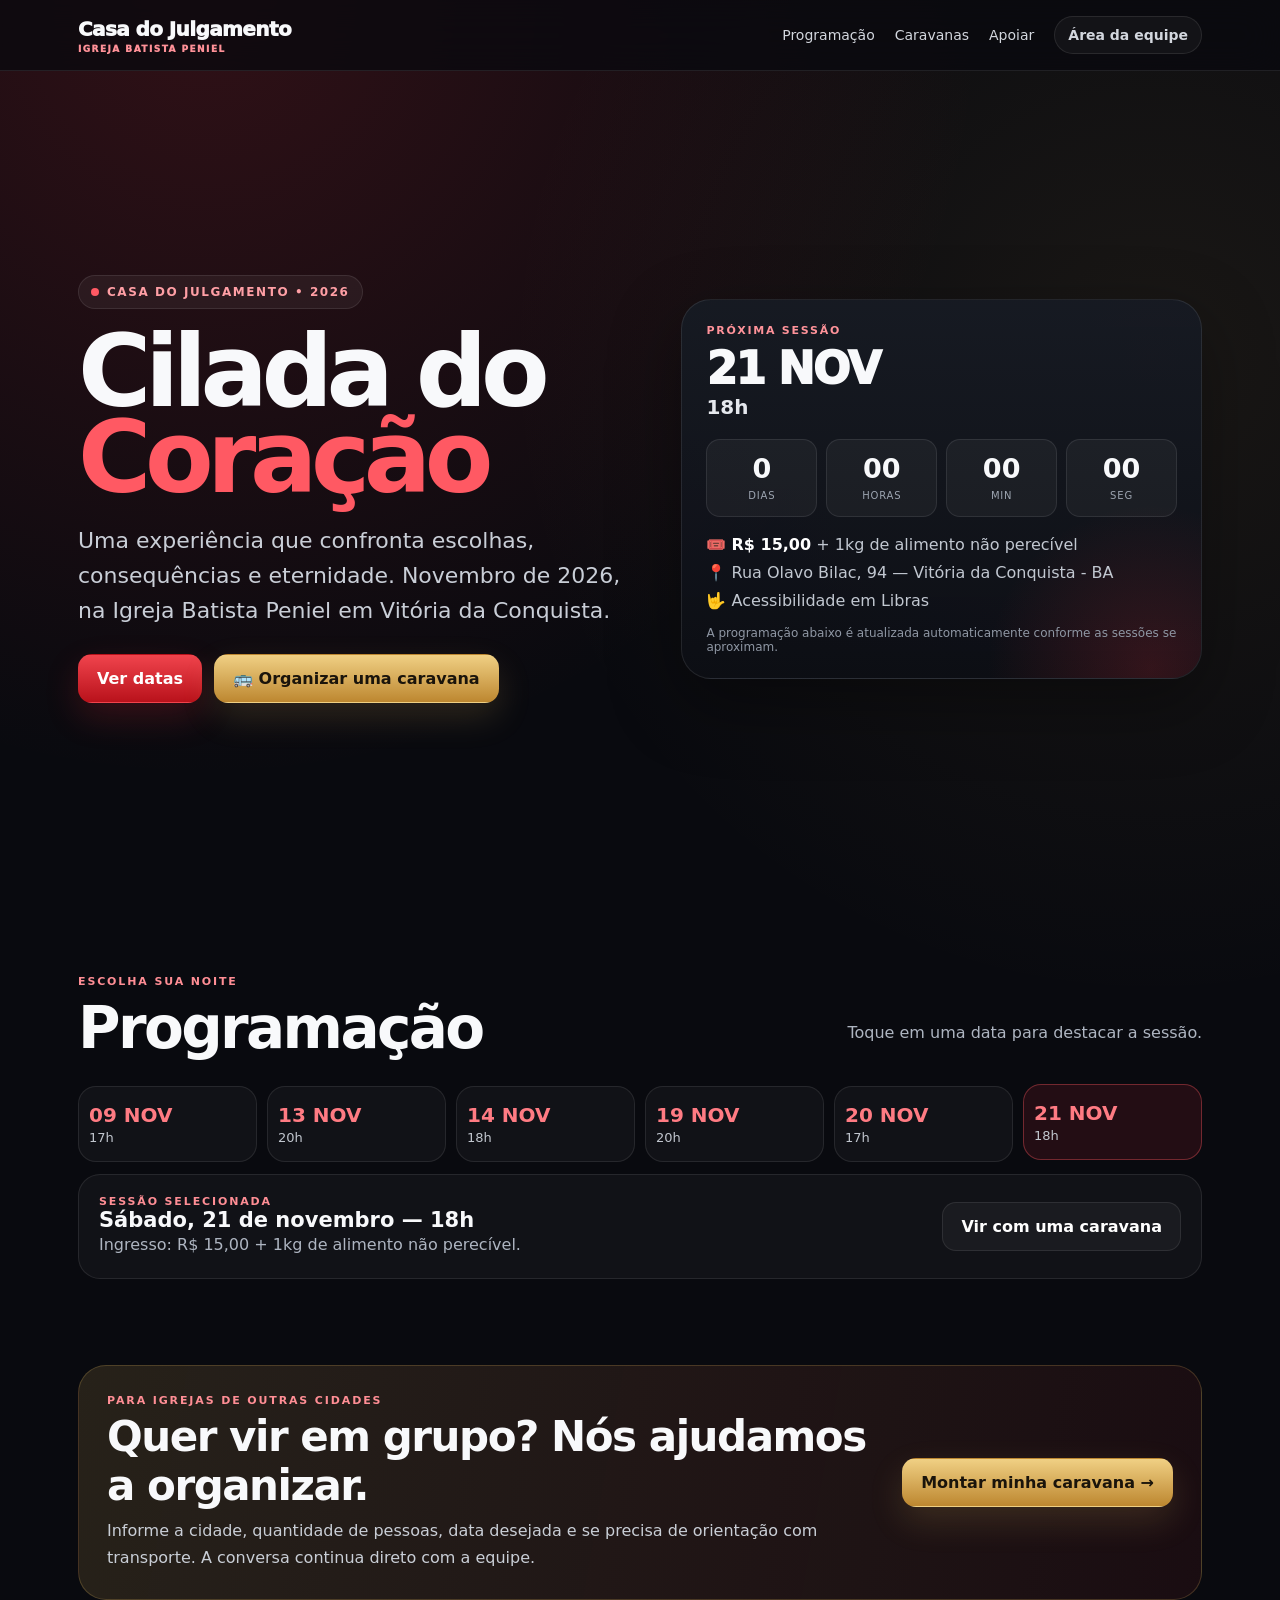
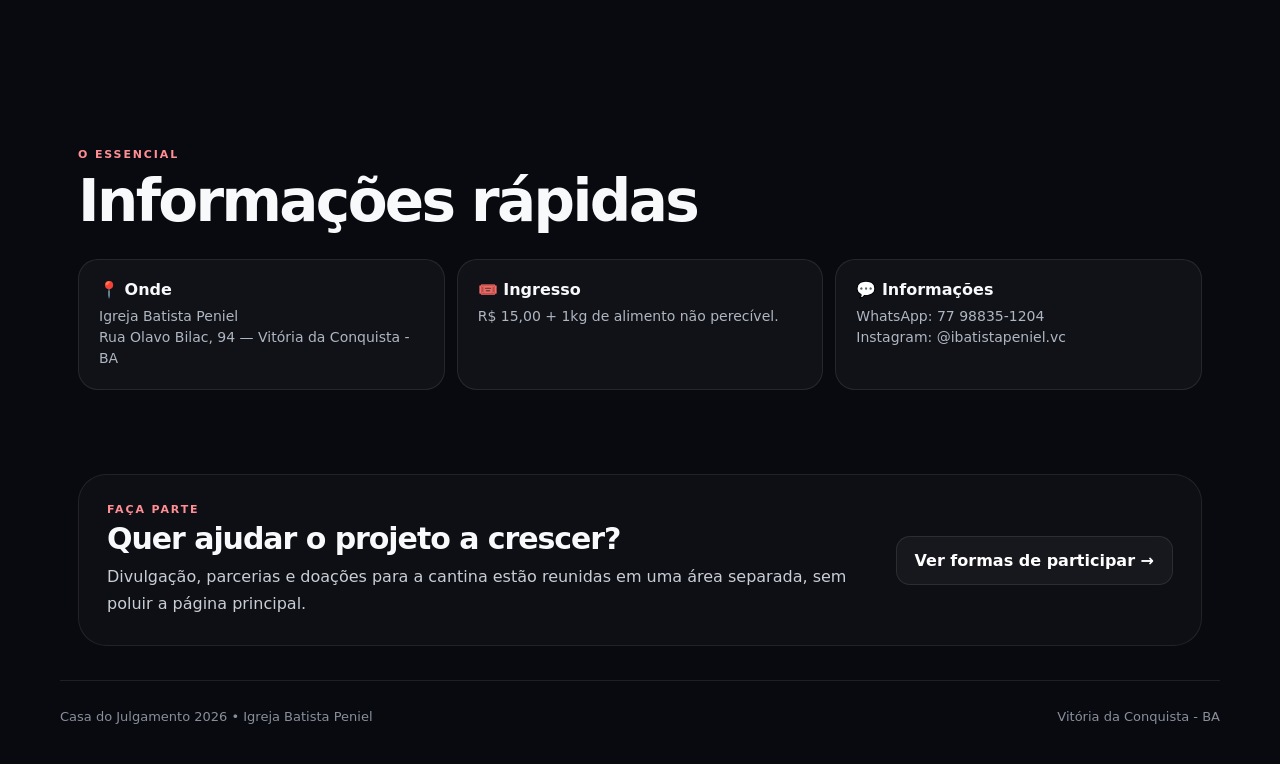
<file: index.html>
<!doctype html>
<html lang="pt-BR">
<head>
<meta charset="utf-8">
<meta name="viewport" content="width=device-width,initial-scale=1,viewport-fit=cover">
<meta name="theme-color" content="#090a0f">
<title>Casa do Julgamento 2026 — Igreja Batista Peniel</title>
<meta name="description" content="Casa do Julgamento 2026 — Cilada do Coração. Igreja Batista Peniel, Vitória da Conquista - BA.">
<style>
:root{
  --bg:#090a0f;--panel:#11141b;--panel2:#171b24;--text:#f8f9fb;--muted:#aeb5c1;
  --red:#e22e39;--red2:#ff5963;--gold:#e0b45e;--line:rgba(255,255,255,.09);
}
*{box-sizing:border-box}
html{scroll-behavior:smooth}
body{margin:0;font-family:Inter,system-ui,-apple-system,Segoe UI,sans-serif;background:
radial-gradient(circle at 16% 0%,rgba(226,46,57,.18),transparent 30%),
radial-gradient(circle at 90% 15%,rgba(224,180,94,.08),transparent 28%),
var(--bg);color:var(--text);min-height:100vh}
a{text-decoration:none;color:inherit}
button,input,select{font:inherit}
.shell{max-width:1160px;margin:auto;padding:0 18px}
.top{position:sticky;top:0;z-index:40;background:rgba(9,10,15,.78);backdrop-filter:blur(18px);border-bottom:1px solid var(--line)}
.nav{height:70px;display:flex;align-items:center;gap:20px}
.brand{font-weight:950;letter-spacing:-.03em;font-size:20px}
.brand small{display:block;font-size:9px;letter-spacing:.16em;color:#ff9198;text-transform:uppercase;margin-top:3px}
.navlinks{display:flex;gap:20px;margin-left:auto;align-items:center;font-size:14px;color:#d3d7de}
.navlinks a:hover{color:#fff}
.admin-link{padding:10px 13px;border-radius:999px;border:1px solid var(--line);background:rgba(255,255,255,.04);font-weight:800}

.hero{min-height:calc(100vh - 70px);display:grid;grid-template-columns:1.05fr .95fr;gap:28px;align-items:center;padding:46px 0 40px;position:relative}
.hero-copy{position:relative}
.kicker{display:inline-flex;align-items:center;gap:8px;padding:9px 12px;border-radius:999px;background:rgba(255,255,255,.05);border:1px solid var(--line);font-size:12px;font-weight:900;letter-spacing:.13em;color:#ff9fa5}
.pulse{width:8px;height:8px;border-radius:50%;background:var(--red2);box-shadow:0 0 0 0 rgba(255,89,99,.5);animation:pulse 2s infinite}
@keyframes pulse{70%{box-shadow:0 0 0 11px rgba(255,89,99,0)}100%{box-shadow:0 0 0 0 rgba(255,89,99,0)}}
h1{font-size:clamp(58px,8vw,100px);line-height:.86;letter-spacing:-.065em;margin:20px 0 16px}
h1 span{display:block;color:var(--red2)}
.subtitle{font-size:clamp(17px,2vw,22px);line-height:1.6;color:#c9ced7;max-width:690px}
.hero-actions{display:flex;gap:12px;flex-wrap:wrap;margin-top:26px}
.btn{display:inline-flex;align-items:center;justify-content:center;gap:8px;padding:14px 18px;border-radius:14px;font-weight:900;border:1px solid transparent;transition:.22s transform,.22s background,.22s border}
.btn:hover{transform:translateY(-2px)}
.btn-red{background:linear-gradient(180deg,#f0444d,#b9121b);color:white;box-shadow:0 14px 34px rgba(226,46,57,.2)}
.btn-gold{background:linear-gradient(180deg,#f0d084,#bd8730);color:#1a140b;box-shadow:0 14px 34px rgba(224,180,94,.16)}
.btn-dark{border-color:var(--line);background:rgba(255,255,255,.04);color:#fff}

.live-card{border:1px solid var(--line);background:linear-gradient(180deg,rgba(23,27,36,.92),rgba(13,15,21,.95));border-radius:30px;padding:24px;box-shadow:0 24px 70px rgba(0,0,0,.35);position:relative;overflow:hidden}
.live-card:after{content:"";position:absolute;right:-120px;bottom:-160px;width:340px;height:340px;border-radius:50%;background:radial-gradient(circle,rgba(226,46,57,.18),transparent 68%)}
.live-label{font-size:11px;letter-spacing:.16em;color:#ff939a;font-weight:900;text-transform:uppercase}
.next-date{font-size:44px;line-height:1;font-weight:950;letter-spacing:-.04em;margin:10px 0 4px}
.next-time{font-size:20px;font-weight:850;color:#e5e8ed}
.countdown{display:grid;grid-template-columns:repeat(4,1fr);gap:9px;margin-top:20px;position:relative;z-index:1}
.countdown div{padding:13px 8px;background:rgba(255,255,255,.045);border:1px solid var(--line);border-radius:14px;text-align:center}
.countdown strong{display:block;font-size:27px}
.countdown span{font-size:10px;color:#9da5b1;text-transform:uppercase;letter-spacing:.08em}
.live-meta{display:grid;gap:9px;margin-top:18px;color:#c1c7d0;position:relative;z-index:1}
.live-meta b{color:white}
.small-note{margin-top:16px;color:#8f97a4;font-size:12px;position:relative;z-index:1}

.section{padding:74px 0}
.section-title{display:flex;align-items:end;justify-content:space-between;gap:20px;margin-bottom:24px}
.eyebrow{font-size:11px;letter-spacing:.17em;color:#ff8e95;font-weight:900;text-transform:uppercase}
.section h2{font-size:clamp(34px,5vw,58px);letter-spacing:-.045em;margin:6px 0 0}
.muted{color:var(--muted);line-height:1.65}
.date-strip{display:grid;grid-template-columns:repeat(6,1fr);gap:10px}
.date-btn{appearance:none;border:1px solid var(--line);background:rgba(255,255,255,.035);color:#fff;border-radius:18px;padding:16px 10px;text-align:left;cursor:pointer;transition:.2s}
.date-btn:hover,.date-btn.active{background:rgba(226,46,57,.12);border-color:rgba(255,89,99,.36);transform:translateY(-2px)}
.date-btn b{display:block;color:#ff7b83;font-size:20px}.date-btn span{display:block;margin-top:3px;font-size:13px;color:#c1c6ce}
.date-detail{margin-top:12px;border:1px solid var(--line);border-radius:22px;padding:20px;background:rgba(255,255,255,.035);display:flex;justify-content:space-between;gap:20px;align-items:center}
.date-detail strong{font-size:21px}

.caravan-banner{display:grid;grid-template-columns:1fr auto;gap:22px;align-items:center;border-radius:28px;padding:28px;background:linear-gradient(100deg,rgba(224,180,94,.14),rgba(226,46,57,.08));border:1px solid rgba(224,180,94,.22)}
.caravan-banner h3{font-size:clamp(28px,4vw,42px);margin:5px 0 8px;letter-spacing:-.035em}
.caravan-banner p{margin:0;color:#c9ced6;max-width:740px;line-height:1.65}

.quick{display:grid;grid-template-columns:repeat(3,1fr);gap:12px}
.quick article{padding:20px;border-radius:20px;border:1px solid var(--line);background:rgba(255,255,255,.035)}
.quick b{display:block;margin-bottom:7px}
.quick span{color:#aeb6c1;line-height:1.5;font-size:14px}
.footer{border-top:1px solid var(--line);padding:28px 0 40px;color:#888f9b;font-size:13px;display:flex;justify-content:space-between;gap:16px;flex-wrap:wrap}

/* Admin antigo preservado */
.admin{display:none;color:#17283c}
.card{background:#fbf8f2;border-radius:24px;overflow:hidden;box-shadow:0 18px 50px rgba(0,0,0,.25)}
.head{padding:22px 24px;border-bottom:1px solid #e6ded2}.head h2{margin:0 0 5px}.body{padding:22px 24px}
.login{max-width:420px;margin:50px auto;background:#fff;border-radius:20px;padding:24px}
.login label{display:block;font-weight:850;margin:0 0 7px}.login input{width:100%;padding:13px 14px;border:1px solid #d7cfc4;border-radius:12px}
.primary{background:#17283c;color:#fff}.ghost{background:#f1ece5;color:#27384b}
.admin .btn{cursor:pointer}
.row{display:flex;gap:10px;justify-content:space-between;align-items:flex-start}
.stats{display:grid;grid-template-columns:repeat(auto-fit,minmax(130px,1fr));gap:10px;margin:16px 0}.stat{background:#fff;border:1px solid #e6ded2;border-radius:14px;padding:13px}.stat b{display:block;font-size:26px}
.tools{display:grid;grid-template-columns:1fr 220px auto;gap:8px;margin:12px 0}.tools input,.tools select,.actions select{width:100%;padding:10px;border:1px solid #d7cfc4;border-radius:9px;background:#fff}
.orders{display:grid;gap:10px}.aitem{background:#fff;border:1px solid #e6ded2;border-radius:14px;padding:14px;display:grid;grid-template-columns:1.4fr 1fr 1fr 1.3fr;gap:12px;align-items:center}
.actions{display:flex;flex-wrap:wrap;gap:6px}.nameLine{display:flex;align-items:center;gap:8px;flex-wrap:wrap}.receivedBtn{background:#2f6a39;color:#fff;border:0;border-radius:9px;padding:7px 10px;font-weight:900;cursor:pointer}
.pill{font-size:11px;font-weight:900;padding:6px 9px;border-radius:999px}.ok{background:#e8f3ea;color:#2f6a39}.wait{background:#fdecea;color:#96382f}.admin .muted{color:#70777e;font-size:13px}

@media(max-width:900px){
  .hero{grid-template-columns:1fr;min-height:auto;padding-top:38px}
  .date-strip{grid-template-columns:repeat(3,1fr)}
  .quick{grid-template-columns:1fr}
  .caravan-banner{grid-template-columns:1fr}
}
@media(max-width:680px){
  .navlinks a:not(.admin-link){display:none}
  .shell{padding:0 13px}
  h1{font-size:58px}
  .hero{padding-top:28px}
  .live-card{padding:20px}
  .countdown{grid-template-columns:repeat(2,1fr)}
  .section{padding:52px 0}
  .section-title{display:block}
  .date-strip{grid-template-columns:repeat(2,1fr)}
  .date-detail{display:block}
  .date-detail .btn{margin-top:14px;width:100%}
  .aitem,.tools{grid-template-columns:1fr}
}
</style>
</head>
<body>
<header class="top">
  <div class="shell nav">
    <div class="brand">Casa do Julgamento<small>Igreja Batista Peniel</small></div>
    <nav class="navlinks">
      <a href="#programacao">Programação</a>
      <a href="/caravana">Caravanas</a><a href="/participar">Apoiar</a>
      <a class="admin-link" id="modeLink" href="?admin=1">Área da equipe</a>
    </nav>
  </div>
</header>

<main id="public">
  <div class="shell">
    <section class="hero">
      <div class="hero-copy">
        <div class="kicker"><span class="pulse"></span> CASA DO JULGAMENTO • 2026</div>
        <h1>Cilada do <span>Coração</span></h1>
        <p class="subtitle">Uma experiência que confronta escolhas, consequências e eternidade. Novembro de 2026, na Igreja Batista Peniel em Vitória da Conquista.</p>
        <div class="hero-actions">
          <a class="btn btn-red" href="#programacao">Ver datas</a>
          <a class="btn btn-gold" href="/caravana">🚌 Organizar uma caravana</a>
        </div>
      </div>

      <aside class="live-card">
        <div class="live-label">Próxima sessão</div>
        <div class="next-date" id="nextDate">—</div>
        <div class="next-time" id="nextTime">—</div>
        <div class="countdown">
          <div><strong id="cdDays">0</strong><span>dias</span></div>
          <div><strong id="cdHours">0</strong><span>horas</span></div>
          <div><strong id="cdMin">0</strong><span>min</span></div>
          <div><strong id="cdSec">0</strong><span>seg</span></div>
        </div>
        <div class="live-meta">
          <div>🎟️ <b>R$ 15,00</b> + 1kg de alimento não perecível</div>
          <div>📍 Rua Olavo Bilac, 94 — Vitória da Conquista - BA</div>
          <div>🤟 Acessibilidade em Libras</div>
        </div>
        <div class="small-note">A programação abaixo é atualizada automaticamente conforme as sessões se aproximam.</div>
      </aside>
    </section>
  </div>

  <section class="section" id="programacao">
    <div class="shell">
      <div class="section-title">
        <div>
          <div class="eyebrow">ESCOLHA SUA NOITE</div>
          <h2>Programação</h2>
        </div>
        <p class="muted">Toque em uma data para destacar a sessão.</p>
      </div>

      <div class="date-strip" id="dateStrip"></div>
      <div class="date-detail" id="dateDetail"></div>
    </div>
  </section>

  <section class="section" style="padding-top:12px">
    <div class="shell">
      <div class="caravan-banner">
        <div>
          <div class="eyebrow">PARA IGREJAS DE OUTRAS CIDADES</div>
          <h3>Quer vir em grupo? Nós ajudamos a organizar.</h3>
          <p>Informe a cidade, quantidade de pessoas, data desejada e se precisa de orientação com transporte. A conversa continua direto com a equipe.</p>
        </div>
        <a class="btn btn-gold" href="/caravana">Montar minha caravana →</a>
      </div>
    </div>
  </section>

  <section class="section">
    <div class="shell">
      <div class="section-title">
        <div>
          <div class="eyebrow">O ESSENCIAL</div>
          <h2>Informações rápidas</h2>
        </div>
      </div>
      <div class="quick">
        <article><b>📍 Onde</b><span>Igreja Batista Peniel<br>Rua Olavo Bilac, 94 — Vitória da Conquista - BA</span></article>
        <article><b>🎟️ Ingresso</b><span>R$ 15,00 + 1kg de alimento não perecível.</span></article>
        <article><b>💬 Informações</b><span>WhatsApp: 77 98835-1204<br>Instagram: @ibatistapeniel.vc</span></article>
      </div>
    </div>
  </section>

  <section class="section" style="padding-top:10px;padding-bottom:34px"><div class="shell"><div class="caravan-banner" style="background:rgba(255,255,255,.025);border-color:rgba(255,255,255,.08)"><div><div class="eyebrow">FAÇA PARTE</div><h3 style="font-size:30px">Quer ajudar o projeto a crescer?</h3><p>Divulgação, parcerias e doações para a cantina estão reunidas em uma área separada, sem poluir a página principal.</p></div><a class="btn btn-dark" href="/participar">Ver formas de participar →</a></div></div></section><div class="shell footer">
    <span>Casa do Julgamento 2026 • Igreja Batista Peniel</span>
    <span>Vitória da Conquista - BA</span>
  </div>
</main>

<section id="admin" class="admin shell"></section>

<script>
const sessions=[
  {iso:'2026-11-09T17:00:00-03:00',day:'09 NOV',time:'17h',label:'Segunda-feira, 09 de novembro — 17h'},
  {iso:'2026-11-13T20:00:00-03:00',day:'13 NOV',time:'20h',label:'Sexta-feira, 13 de novembro — 20h'},
  {iso:'2026-11-14T18:00:00-03:00',day:'14 NOV',time:'18h',label:'Sábado, 14 de novembro — 18h'},
  {iso:'2026-11-19T20:00:00-03:00',day:'19 NOV',time:'20h',label:'Quinta-feira, 19 de novembro — 20h'},
  {iso:'2026-11-20T17:00:00-03:00',day:'20 NOV',time:'17h',label:'Sexta-feira, 20 de novembro — 17h'},
  {iso:'2026-11-21T18:00:00-03:00',day:'21 NOV',time:'18h',label:'Sábado, 21 de novembro — 18h'}
];

function nextSession(){
  const now=Date.now();
  return sessions.find(s=>new Date(s.iso).getTime()>now)||sessions[sessions.length-1];
}
function renderNext(){
  const s=nextSession(),target=new Date(s.iso).getTime(),now=Date.now();
  document.getElementById('nextDate').textContent=s.day;
  document.getElementById('nextTime').textContent=s.time;
  let diff=Math.max(0,target-now);
  const days=Math.floor(diff/86400000); diff%=86400000;
  const hrs=Math.floor(diff/3600000); diff%=3600000;
  const min=Math.floor(diff/60000); diff%=60000;
  const sec=Math.floor(diff/1000);
  document.getElementById('cdDays').textContent=days;
  document.getElementById('cdHours').textContent=String(hrs).padStart(2,'0');
  document.getElementById('cdMin').textContent=String(min).padStart(2,'0');
  document.getElementById('cdSec').textContent=String(sec).padStart(2,'0');
}
function selectDate(i){
  document.querySelectorAll('.date-btn').forEach((b,n)=>b.classList.toggle('active',n===i));
  const s=sessions[i];
  document.getElementById('dateDetail').innerHTML=
    '<div><div class="eyebrow">SESSÃO SELECIONADA</div><strong>'+s.label+'</strong><div class="muted">Ingresso: R$ 15,00 + 1kg de alimento não perecível.</div></div>'+
    '<a class="btn btn-dark" href="/caravana?data='+encodeURIComponent(s.label)+'">Vir com uma caravana</a>';
}
const strip=document.getElementById('dateStrip');
sessions.forEach((s,i)=>{
  const b=document.createElement('button'); b.className='date-btn'; b.type='button';
  b.innerHTML='<b>'+s.day+'</b><span>'+s.time+'</span>';
  b.onclick=()=>selectDate(i); strip.appendChild(b);
});
selectDate(Math.max(0,sessions.indexOf(nextSession())));
renderNext();setInterval(renderNext,1000);

/* Área da equipe antiga preservada */
const API='https://fymmeiefawrvuwworhso.supabase.co/functions/v1/orders-api';
let adminPass=sessionStorage.getItem('peniel_admin')||'',orders=[],filter='all';
function esc(s){return String(s??'').replace(/[&<>"]/g,c=>({'&':'&amp;','<':'&lt;','>':'&gt;','"':'&quot;'}[c]))}
async function req(url,opt={}){opt.headers=Object.assign({'Content-Type':'application/json'},opt.headers||{});const r=await fetch(url,opt);const j=await r.json().catch(()=>({}));if(!r.ok)throw new Error(j.error||'Erro ao processar.');return j}
function statusName(s){const m={awaiting_payment:'Aguardando PIX',new:'Novo',confirmed:'Confirmado',preparing:'Em preparo',separated:'Separado',out_for_delivery:'Saiu p/ entrega',waiting_pickup:'Na fila para retirada',delivered:'Entregue',picked_up:'Recebido / retirado',cancelled:'Cancelado'};return m[s]||s}
function adminLogin(){adminPass=document.getElementById('pass').value;loadOrders(true)}
function adminLogout(){sessionStorage.removeItem('peniel_admin');adminPass='';orders=[];renderAdmin()}
async function loadOrders(login){try{const j=await req(API+'?action=list',{headers:{'x-admin-password':adminPass}});orders=j.orders||[];sessionStorage.setItem('peniel_admin',adminPass);renderAdmin()}catch(e){if(login)adminPass='';renderAdmin(e.message)}}
async function updateOrder(protocol,patch){try{await req(API+'?action=update',{method:'PATCH',headers:{'x-admin-password':adminPass},body:JSON.stringify(Object.assign({protocol},patch))});await loadOrders(false)}catch(e){alert(e.message)}}
function renderAdmin(err){
 const root=document.getElementById('admin');
 if(!adminPass){root.innerHTML='<div class="login"><h2>Área da equipe</h2><p class="muted">Entre para consultar os registros anteriores.</p><label>Senha</label><input id="pass" type="password" placeholder="Senha da equipe"><div style="height:10px"></div><button class="btn primary" onclick="adminLogin()">Entrar</button>'+(err?'<div style="margin-top:12px;color:#91372f">'+esc(err)+'</div>':'')+'</div>';return}
 const waiting=orders.filter(o=>o.fulfillment_method==='pickup'&&o.order_status==='waiting_pickup').length,received=orders.filter(o=>o.fulfillment_method==='pickup'&&o.order_status==='picked_up').length,delivered=orders.filter(o=>o.fulfillment_method==='delivery'&&o.order_status==='delivered').length,paid=orders.filter(o=>o.payment_status==='paid').length,items=orders.reduce((a,o)=>a+Number(o.total_items||0),0),list=orders.filter(o=>filter==='all'||o.order_status===filter).sort((a,b)=>String(a.customer_name||'').localeCompare(String(b.customer_name||''),'pt-BR',{sensitivity:'base'}));
 const opts=['all','waiting_pickup','picked_up','new','confirmed','preparing','separated','out_for_delivery','delivered','cancelled'].map(s=>'<option value="'+s+'" '+(filter===s?'selected':'')+'>'+(s==='all'?'Todos os status':statusName(s))+'</option>').join('');
 root.innerHTML='<div class="card"><div class="head"><div class="row"><div><h2>Área da equipe</h2><div class="muted">Registros do projeto anterior preservados.</div></div><button class="btn ghost" onclick="adminLogout()">Sair</button></div></div><div class="body"><div class="stats"><div class="stat">Na fila<b>'+waiting+'</b></div><div class="stat">Retirados<b>'+received+'</b></div><div class="stat">Entregues<b>'+delivered+'</b></div><div class="stat">Pagos<b>'+paid+'</b></div><div class="stat">Pedidos<b>'+orders.length+'</b></div><div class="stat">Itens<b>'+items+'</b></div></div><div class="tools"><input id="asearch" placeholder="Buscar nome ou protocolo"><select onchange="filter=this.value;renderAdmin()">'+opts+'</select><button class="btn ghost" onclick="loadOrders(false)">Atualizar</button></div><div class="orders" id="ordersBox">'+list.map(adminRow).join('')+'</div></div></div>';
 document.getElementById('asearch').addEventListener('input',function(){const q=this.value.toLowerCase();document.getElementById('ordersBox').innerHTML=orders.filter(o=>(filter==='all'||o.order_status===filter)&&(o.customer_name.toLowerCase().includes(q)||o.protocol.toLowerCase().includes(q))).sort((a,b)=>String(a.customer_name||'').localeCompare(String(b.customer_name||''),'pt-BR',{sensitivity:'base'})).map(adminRow).join('')});
}
function adminRow(o){
 let quick='',nameButton='';
 if(o.fulfillment_method==='pickup'&&o.order_status==='waiting_pickup')nameButton='<button class="receivedBtn" onclick="updateOrder(\''+o.protocol+'\',{order_status:\'picked_up\'})">✓ Já recebeu</button>';
 else if(o.fulfillment_method==='pickup'&&o.order_status!=='picked_up'&&o.order_status!=='cancelled')quick='<button class="btn ghost" onclick="updateOrder(\''+o.protocol+'\',{order_status:\'waiting_pickup\'})">Colocar na fila</button>';
 else if(o.fulfillment_method==='delivery'&&o.order_status!=='delivered'&&o.order_status!=='cancelled')quick='<button class="btn btn-gold" onclick="updateOrder(\''+o.protocol+'\',{order_status:\'delivered\'})">✓ Entregue</button>';
 const statusOpts=['new','confirmed','preparing','separated','waiting_pickup','picked_up','out_for_delivery','delivered','cancelled'].map(s=>'<option value="'+s+'" '+(o.order_status===s?'selected':'')+'>'+statusName(s)+'</option>').join('');
 return '<div class="aitem"><div><div class="nameLine">'+nameButton+'<b>'+esc(o.protocol)+' · '+esc(o.customer_name)+'</b></div><div class="muted">'+esc(o.whatsapp||'')+'</div></div><div><b>'+o.beef_qty+' carne · '+o.chicken_qty+' frango</b><div class="muted">'+o.total_items+' itens</div></div><div><span class="pill '+(o.payment_status==='paid'?'ok':'wait')+'">'+(o.payment_status==='paid'?'PAGO':'A RECEBER')+'</span><div class="muted">'+(o.fulfillment_method==='delivery'?'ENTREGA':'RETIRADA')+'</div></div><div class="actions">'+quick+'<select onchange="updateOrder(\''+o.protocol+'\',{order_status:this.value})">'+statusOpts+'</select></div></div>';
}
const isAdmin=new URLSearchParams(location.search).get('admin')==='1';
if(isAdmin){
 document.getElementById('public').style.display='none';document.getElementById('admin').style.display='block';
 document.getElementById('modeLink').textContent='← Voltar';document.getElementById('modeLink').href='/';
 renderAdmin();if(adminPass)loadOrders(false);setInterval(()=>{if(adminPass)loadOrders(false)},5000);
}
</script>
</body>
</html>
</file>
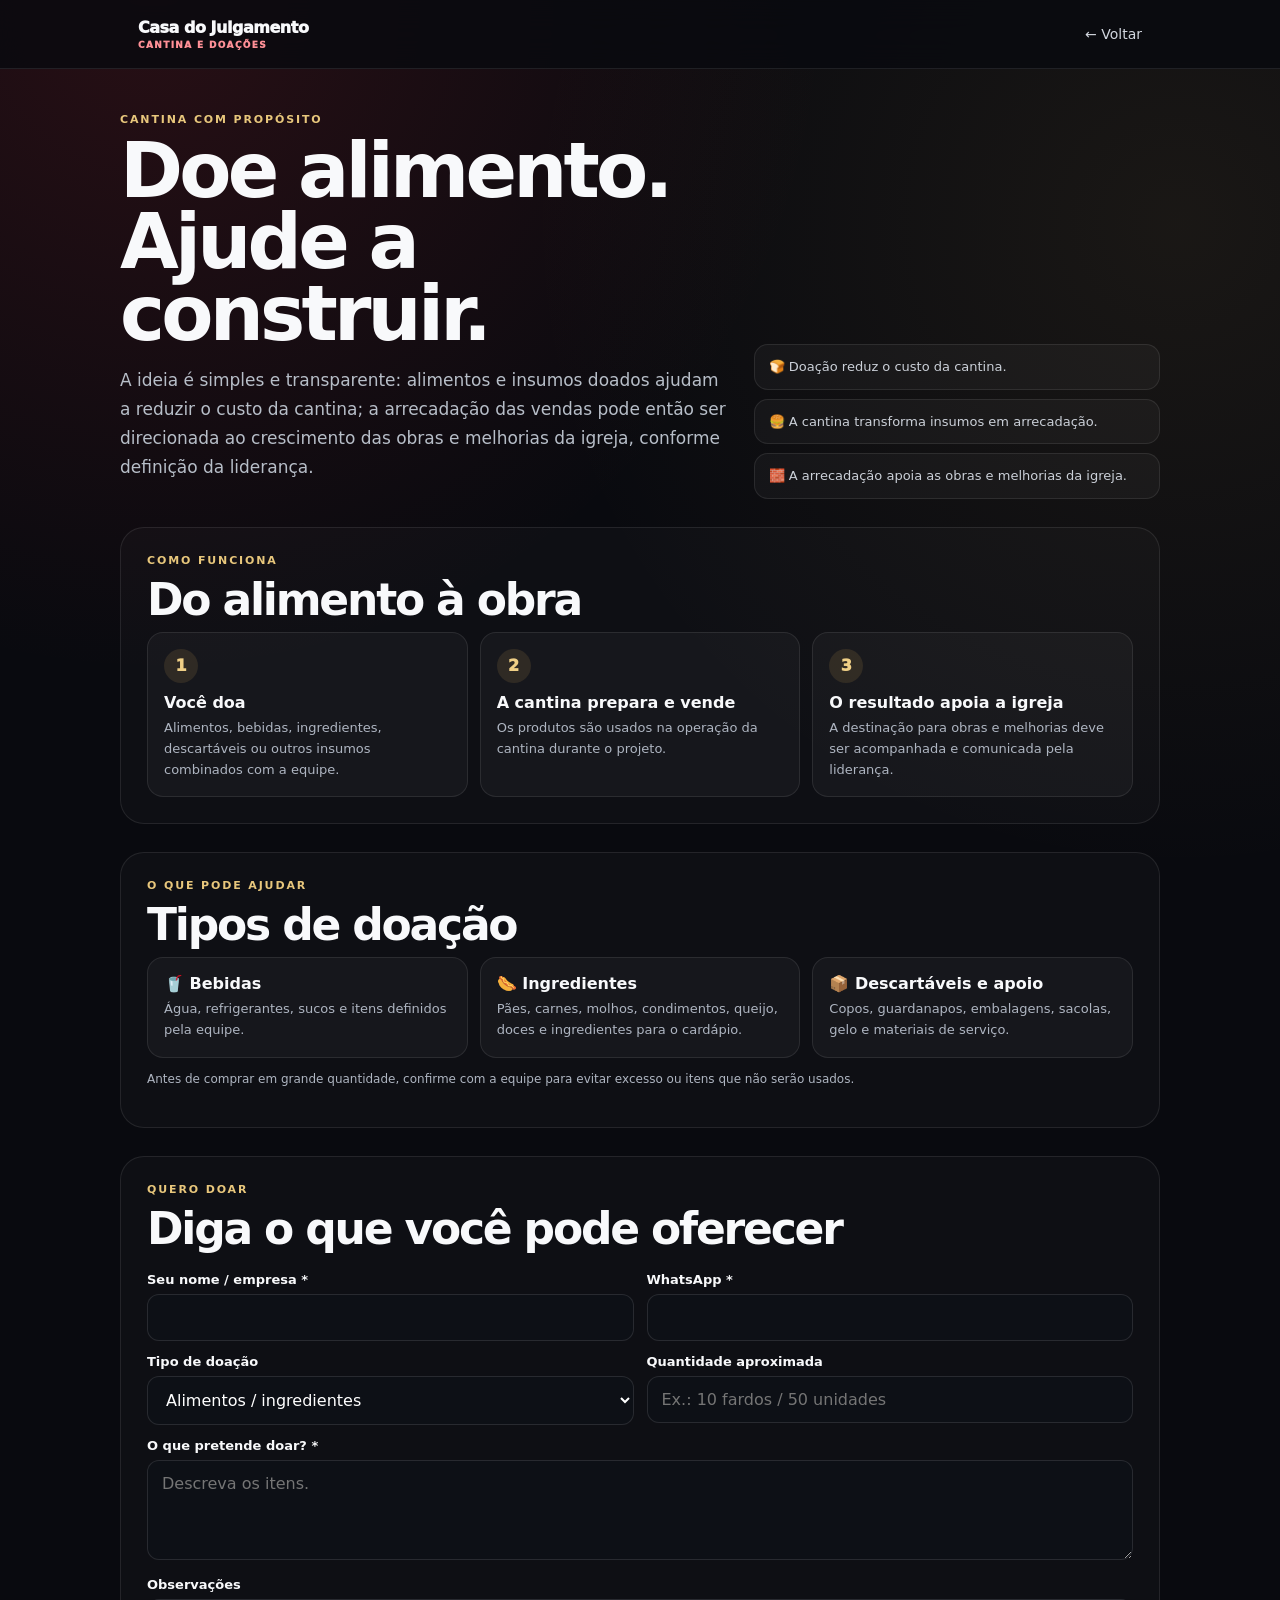
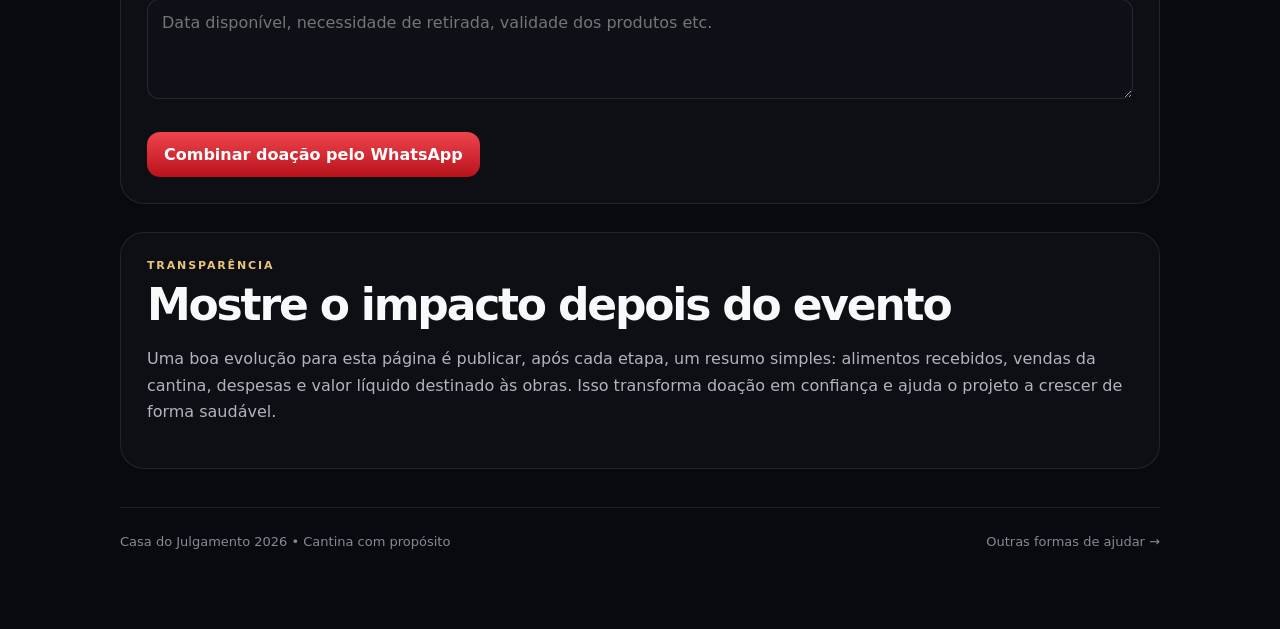
<file: cantina.html>
<!doctype html><html lang="pt-BR"><head><meta charset="utf-8"><meta name="viewport" content="width=device-width,initial-scale=1"><meta name="theme-color" content="#090a0f"><title>Doações para a Cantina — Casa do Julgamento 2026</title><link rel="stylesheet" href="/support.css"></head><body>
<header class="top"><div class="shell nav"><div class="brand">Casa do Julgamento<small>Cantina e doações</small></div><div class="spacer"></div><a class="back" href="/participar">← Voltar</a></div></header>
<main class="shell main">
<section class="hero"><div><div class="eyebrow">CANTINA COM PROPÓSITO</div><h1>Doe alimento. Ajude a construir.</h1><p class="lead">A ideia é simples e transparente: alimentos e insumos doados ajudam a reduzir o custo da cantina; a arrecadação das vendas pode então ser direcionada ao crescimento das obras e melhorias da igreja, conforme definição da liderança.</p></div><div class="side-note"><div class="note">🍞 Doação reduz o custo da cantina.</div><div class="note">🍔 A cantina transforma insumos em arrecadação.</div><div class="note">🧱 A arrecadação apoia as obras e melhorias da igreja.</div></div></section>

<section class="section"><div class="eyebrow">COMO FUNCIONA</div><h2>Do alimento à obra</h2><div class="flow">
<div class="item"><em>1</em><b>Você doa</b><span>Alimentos, bebidas, ingredientes, descartáveis ou outros insumos combinados com a equipe.</span></div>
<div class="item"><em>2</em><b>A cantina prepara e vende</b><span>Os produtos são usados na operação da cantina durante o projeto.</span></div>
<div class="item"><em>3</em><b>O resultado apoia a igreja</b><span>A destinação para obras e melhorias deve ser acompanhada e comunicada pela liderança.</span></div>
</div></section>

<section class="section"><div class="eyebrow">O QUE PODE AJUDAR</div><h2>Tipos de doação</h2><div class="grid3">
<div class="item"><b>🥤 Bebidas</b><span>Água, refrigerantes, sucos e itens definidos pela equipe.</span></div>
<div class="item"><b>🌭 Ingredientes</b><span>Pães, carnes, molhos, condimentos, queijo, doces e ingredientes para o cardápio.</span></div>
<div class="item"><b>📦 Descartáveis e apoio</b><span>Copos, guardanapos, embalagens, sacolas, gelo e materiais de serviço.</span></div>
</div><p class="small">Antes de comprar em grande quantidade, confirme com a equipe para evitar excesso ou itens que não serão usados.</p></section>

<section class="section"><div class="eyebrow">QUERO DOAR</div><h2>Diga o que você pode oferecer</h2><form class="form" id="donationForm">
<div class="field"><label>Seu nome / empresa *</label><input id="donor" required></div><div class="field"><label>WhatsApp *</label><input id="phone" required></div>
<div class="field"><label>Tipo de doação</label><select id="type"><option>Alimentos / ingredientes</option><option>Bebidas</option><option>Descartáveis / embalagens</option><option>Equipamentos / utensílios</option><option>Outro</option></select></div>
<div class="field"><label>Quantidade aproximada</label><input id="qty" placeholder="Ex.: 10 fardos / 50 unidades"></div>
<div class="field full"><label>O que pretende doar? *</label><textarea id="items" required placeholder="Descreva os itens."></textarea></div>
<div class="field full"><label>Observações</label><textarea id="notes" placeholder="Data disponível, necessidade de retirada, validade dos produtos etc."></textarea></div>
<div class="full actions"><button class="btn red" type="submit">Combinar doação pelo WhatsApp</button></div>
</form></section>

<section class="section"><div class="eyebrow">TRANSPARÊNCIA</div><h2>Mostre o impacto depois do evento</h2><p>Uma boa evolução para esta página é publicar, após cada etapa, um resumo simples: alimentos recebidos, vendas da cantina, despesas e valor líquido destinado às obras. Isso transforma doação em confiança e ajuda o projeto a crescer de forma saudável.</p></section>
<div class="footer"><span>Casa do Julgamento 2026 • Cantina com propósito</span><a href="/participar">Outras formas de ajudar →</a></div></main>
<script>const v=id=>(document.getElementById(id).value||'').trim();document.getElementById('donationForm').onsubmit=e=>{e.preventDefault();const m=['Olá! Quero fazer uma DOAÇÃO para a cantina da Casa do Julgamento 2026.','','Doador/empresa: '+v('donor'),'WhatsApp: '+v('phone'),'Tipo: '+v('type'),'Quantidade: '+(v('qty')||'A combinar'),'Itens: '+v('items'),'Observações: '+(v('notes')||'Sem observações')].join('\n');window.open('https://wa.me/5577988351204?text='+encodeURIComponent(m),'_blank','noopener')};</script></body></html>
</file>
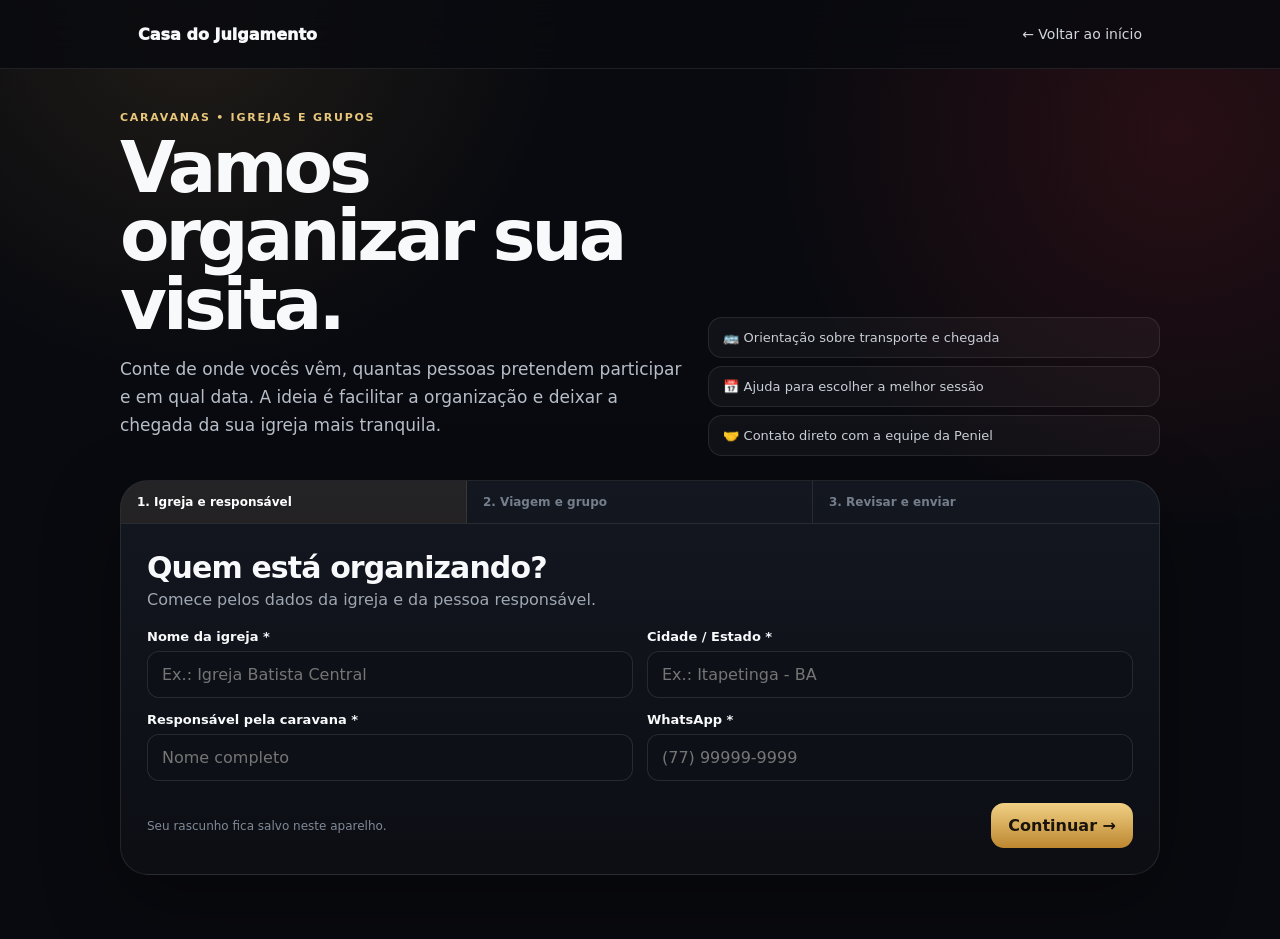
<file: caravana.html>
<!doctype html>
<html lang="pt-BR">
<head>
<meta charset="utf-8">
<meta name="viewport" content="width=device-width,initial-scale=1,viewport-fit=cover">
<meta name="theme-color" content="#090a0f">
<title>Organizar Caravana — Casa do Julgamento 2026</title>
<style>
:root{--bg:#090a0f;--panel:#12151d;--text:#f8f9fb;--muted:#aeb5c1;--red:#e22e39;--red2:#ff5963;--gold:#e0b45e;--line:rgba(255,255,255,.09)}
*{box-sizing:border-box}
body{margin:0;font-family:Inter,system-ui,-apple-system,Segoe UI,sans-serif;background:radial-gradient(circle at 15% 0%,rgba(224,180,94,.11),transparent 26%),radial-gradient(circle at 92% 14%,rgba(226,46,57,.14),transparent 28%),var(--bg);color:var(--text);min-height:100vh}
a{text-decoration:none;color:inherit}button,input,select,textarea{font:inherit}
.shell{max-width:1040px;margin:auto;padding:0 18px}
.top{border-bottom:1px solid var(--line);background:rgba(9,10,15,.82);backdrop-filter:blur(16px);position:sticky;top:0;z-index:20}
.nav{height:68px;display:flex;align-items:center;gap:16px}.brand{font-weight:950}.spacer{flex:1}.back{font-size:14px;color:#d2d6dc}
.main{padding:42px 0 64px}
.intro{display:grid;grid-template-columns:1fr .8fr;gap:24px;align-items:end;margin-bottom:24px}
.eyebrow{font-size:11px;letter-spacing:.16em;color:#e8c77c;font-weight:900;text-transform:uppercase}
h1{font-size:clamp(42px,7vw,72px);line-height:.95;letter-spacing:-.055em;margin:9px 0 13px}
.lead{color:#b7bec8;line-height:1.65;font-size:17px;max-width:650px}
.perks{display:grid;gap:8px}.perks div{padding:12px 14px;border:1px solid var(--line);border-radius:14px;background:rgba(255,255,255,.035);font-size:13px;color:#c9ced6}

.wizard{border:1px solid var(--line);background:linear-gradient(180deg,rgba(20,24,33,.96),rgba(12,14,20,.98));border-radius:28px;overflow:hidden;box-shadow:0 26px 75px rgba(0,0,0,.35)}
.progress{display:grid;grid-template-columns:repeat(3,1fr);border-bottom:1px solid var(--line)}
.pstep{padding:14px 16px;color:#757e8b;font-size:12px;font-weight:850;border-right:1px solid var(--line)}
.pstep:last-child{border-right:0}.pstep.active{color:#fff;background:rgba(224,180,94,.08)}.pstep.done{color:#e7c978}
.stage{display:none;padding:26px}.stage.active{display:block;animation:fade .25s ease}
@keyframes fade{from{opacity:.3;transform:translateY(5px)}to{opacity:1;transform:none}}
.stage h2{font-size:30px;letter-spacing:-.03em;margin:0 0 5px}.stage>p{margin:0 0 20px;color:#9fa7b2}
.grid{display:grid;grid-template-columns:1fr 1fr;gap:14px}
.field label{display:block;font-size:13px;font-weight:850;margin-bottom:7px}
.field input,.field select,.field textarea{width:100%;padding:13px 14px;border-radius:12px;border:1px solid rgba(255,255,255,.11);background:#0d1016;color:#fff;outline:none}
.field input:focus,.field select:focus,.field textarea:focus{border-color:rgba(224,180,94,.55);box-shadow:0 0 0 3px rgba(224,180,94,.08)}
.field textarea{resize:vertical;min-height:100px}.full{grid-column:1/-1}
.controls{display:flex;justify-content:space-between;gap:10px;margin-top:22px;align-items:center}
.btn{border:0;border-radius:13px;padding:13px 17px;font-weight:900;cursor:pointer}.next{margin-left:auto;background:linear-gradient(180deg,#f0d084,#bd8730);color:#1a140b}.prev{background:rgba(255,255,255,.06);color:#fff;border:1px solid var(--line)}
.summary{display:grid;gap:9px;margin-top:18px}.sum{display:flex;justify-content:space-between;gap:14px;padding:12px 14px;border-radius:12px;background:rgba(255,255,255,.04);border:1px solid var(--line)}.sum span{color:#929ba7}.sum b{text-align:right}
.submit{background:linear-gradient(180deg,#f0444d,#b9121b);color:#fff;box-shadow:0 14px 30px rgba(226,46,57,.18)}
.note{font-size:12px;color:#818a97;line-height:1.5}
.saved{display:none;margin-top:14px;padding:11px 13px;border-radius:12px;background:rgba(63,133,75,.12);border:1px solid rgba(83,164,97,.25);color:#bfe6c5;font-size:13px}
@media(max-width:760px){.intro{grid-template-columns:1fr}.grid{grid-template-columns:1fr}.full{grid-column:auto}.stage{padding:20px}.pstep{font-size:10px;padding:12px 9px}.controls{flex-wrap:wrap}.controls .note{width:100%}}
</style>
</head>
<body>
<header class="top"><div class="shell nav"><div class="brand">Casa do Julgamento</div><div class="spacer"></div><a class="back" href="/">← Voltar ao início</a></div></header>

<main class="shell main">
  <section class="intro">
    <div>
      <div class="eyebrow">CARAVANAS • IGREJAS E GRUPOS</div>
      <h1>Vamos organizar sua visita.</h1>
      <p class="lead">Conte de onde vocês vêm, quantas pessoas pretendem participar e em qual data. A ideia é facilitar a organização e deixar a chegada da sua igreja mais tranquila.</p>
    </div>
    <div class="perks">
      <div>🚌 Orientação sobre transporte e chegada</div>
      <div>📅 Ajuda para escolher a melhor sessão</div>
      <div>🤝 Contato direto com a equipe da Peniel</div>
    </div>
  </section>

  <section class="wizard">
    <div class="progress">
      <div class="pstep active" data-p="1">1. Igreja e responsável</div>
      <div class="pstep" data-p="2">2. Viagem e grupo</div>
      <div class="pstep" data-p="3">3. Revisar e enviar</div>
    </div>

    <form id="form">
      <div class="stage active" data-stage="1">
        <h2>Quem está organizando?</h2>
        <p>Comece pelos dados da igreja e da pessoa responsável.</p>
        <div class="grid">
          <div class="field"><label>Nome da igreja *</label><input id="church" required placeholder="Ex.: Igreja Batista Central"></div>
          <div class="field"><label>Cidade / Estado *</label><input id="city" required placeholder="Ex.: Itapetinga - BA"></div>
          <div class="field"><label>Responsável pela caravana *</label><input id="leader" required placeholder="Nome completo"></div>
          <div class="field"><label>WhatsApp *</label><input id="phone" required inputmode="tel" placeholder="(77) 99999-9999"></div>
        </div>
        <div class="controls"><span class="note">Seu rascunho fica salvo neste aparelho.</span><button class="btn next" type="button" onclick="go(2)">Continuar →</button></div>
      </div>

      <div class="stage" data-stage="2">
        <h2>Como será a viagem?</h2>
        <p>Essas informações ajudam a equipe a prever a chegada do grupo.</p>
        <div class="grid">
          <div class="field"><label>Data pretendida *</label>
            <select id="date" required>
              <option value="">Selecione uma data</option>
              <option>09 de novembro — 17h</option><option>13 de novembro — 20h</option>
              <option>14 de novembro — 18h</option><option>19 de novembro — 20h</option>
              <option>20 de novembro — 17h</option><option>21 de novembro — 18h</option>
              <option>Ainda não decidimos</option>
            </select>
          </div>
          <div class="field"><label>Quantidade estimada de pessoas *</label><input id="people" type="number" min="1" required placeholder="Ex.: 35"></div>
          <div class="field"><label>Precisam de ajuda com transporte? *</label>
            <select id="transport" required><option value="">Selecione</option><option>Sim, precisamos de ajuda/orientação</option><option>Não, já temos transporte</option><option>Ainda estamos verificando</option></select>
          </div>
          <div class="field"><label>Como pretendem vir?</label>
            <select id="vehicle"><option>Ainda não definido</option><option>Ônibus</option><option>Micro-ônibus</option><option>Van</option><option>Carros</option><option>Outro</option></select>
          </div>
          <div class="field"><label>Horário aproximado de chegada</label><input id="arrival" type="time"></div>
          <div class="field"><label>Interesse em alimentação no local?</label>
            <select id="food"><option>Ainda não sabemos</option><option>Sim</option><option>Não</option><option>Gostaríamos de receber opções para o grupo</option></select>
          </div>
          <div class="field full"><label>Necessidades especiais do grupo</label><textarea id="needs" placeholder="Idosos, crianças, acessibilidade, estacionamento, dúvidas sobre transporte etc."></textarea></div>
          <div class="field full"><label>Observações</label><textarea id="notes" placeholder="Algo mais que a equipe deve saber?"></textarea></div>
        </div>
        <div class="controls"><button class="btn prev" type="button" onclick="go(1)">← Voltar</button><button class="btn next" type="button" onclick="go(3)">Revisar →</button></div>
      </div>

      <div class="stage" data-stage="3">
        <h2>Confira antes de enviar</h2>
        <p>Depois de tocar em enviar, abriremos o WhatsApp com a mensagem pronta para a equipe.</p>
        <div class="summary" id="summary"></div>
        <div class="saved" id="saved">Rascunho salvo.</div>
        <div class="controls">
          <button class="btn prev" type="button" onclick="go(2)">← Ajustar</button>
          <button class="btn submit" type="submit">Enviar para a equipe no WhatsApp</button>
        </div>
      </div>
    </form>
  </section>
</main>

<script>
const ids=['church','city','leader','phone','date','people','transport','vehicle','arrival','food','needs','notes'];
const qs=new URLSearchParams(location.search);
if(qs.get('data')) document.addEventListener('DOMContentLoaded',()=>{document.getElementById('date').value=qs.get('data')});

function val(id){return (document.getElementById(id)?.value||'').trim()}
function save(){const d={};ids.forEach(id=>d[id]=val(id));localStorage.setItem('cj_caravana_draft',JSON.stringify(d))}
function restore(){try{const d=JSON.parse(localStorage.getItem('cj_caravana_draft')||'{}');ids.forEach(id=>{if(d[id]&&document.getElementById(id))document.getElementById(id).value=d[id]})}catch(e){}}
function validStage(n){
  const stage=document.querySelector('[data-stage="'+n+'"]');
  const required=[...stage.querySelectorAll('[required]')];
  for(const el of required){if(!el.value.trim()){el.focus();el.reportValidity();return false}}
  return true;
}
function go(n){
  const current=Number(document.querySelector('.stage.active').dataset.stage);
  if(n>current && !validStage(current))return;
  save();
  document.querySelectorAll('.stage').forEach(el=>el.classList.toggle('active',Number(el.dataset.stage)===n));
  document.querySelectorAll('.pstep').forEach(el=>{const p=Number(el.dataset.p);el.classList.toggle('active',p===n);el.classList.toggle('done',p<n)});
  if(n===3)renderSummary();
  window.scrollTo({top:0,behavior:'smooth'});
}
function renderSummary(){
 const rows=[
  ['Igreja',val('church')],['Cidade',val('city')],['Responsável',val('leader')],['WhatsApp',val('phone')],
  ['Data',val('date')],['Pessoas',val('people')],['Ajuda com transporte',val('transport')],['Transporte',val('vehicle')],
  ['Chegada',val('arrival')||'Não informada'],['Alimentação',val('food')],['Necessidades',val('needs')||'Nenhuma informada'],['Observações',val('notes')||'Nenhuma']
 ];
 document.getElementById('summary').innerHTML=rows.map(r=>'<div class="sum"><span>'+r[0]+'</span><b>'+escapeHtml(r[1])+'</b></div>').join('');
}
function escapeHtml(s){return String(s).replace(/[&<>"]/g,c=>({'&':'&amp;','<':'&lt;','>':'&gt;','"':'&quot;'}[c]))}
document.getElementById('form').addEventListener('input',save);
document.getElementById('form').addEventListener('submit',e=>{
 e.preventDefault(); if(!validStage(1)||!validStage(2))return;
 const message=[
 'Olá! Quero organizar uma CARAVANA para a Casa do Julgamento 2026.',
 '',
 '⛪ Igreja: '+val('church'),'📍 Cidade/Estado: '+val('city'),'👤 Responsável: '+val('leader'),'📱 WhatsApp: '+val('phone'),
 '📅 Data pretendida: '+val('date'),'👥 Quantidade estimada: '+val('people')+' pessoas','🚌 Ajuda com transporte: '+val('transport'),
 '🚐 Meio de transporte: '+val('vehicle'),'🕐 Chegada aproximada: '+(val('arrival')||'Não informada'),
 '🍔 Alimentação: '+val('food'),'♿ Necessidades do grupo: '+(val('needs')||'Nenhuma informada'),'📝 Observações: '+(val('notes')||'Nenhuma')
 ].join('\n');
 window.open('https://wa.me/5577988351204?text='+encodeURIComponent(message),'_blank','noopener');
});
restore();
</script>
</body>
</html>
</file>
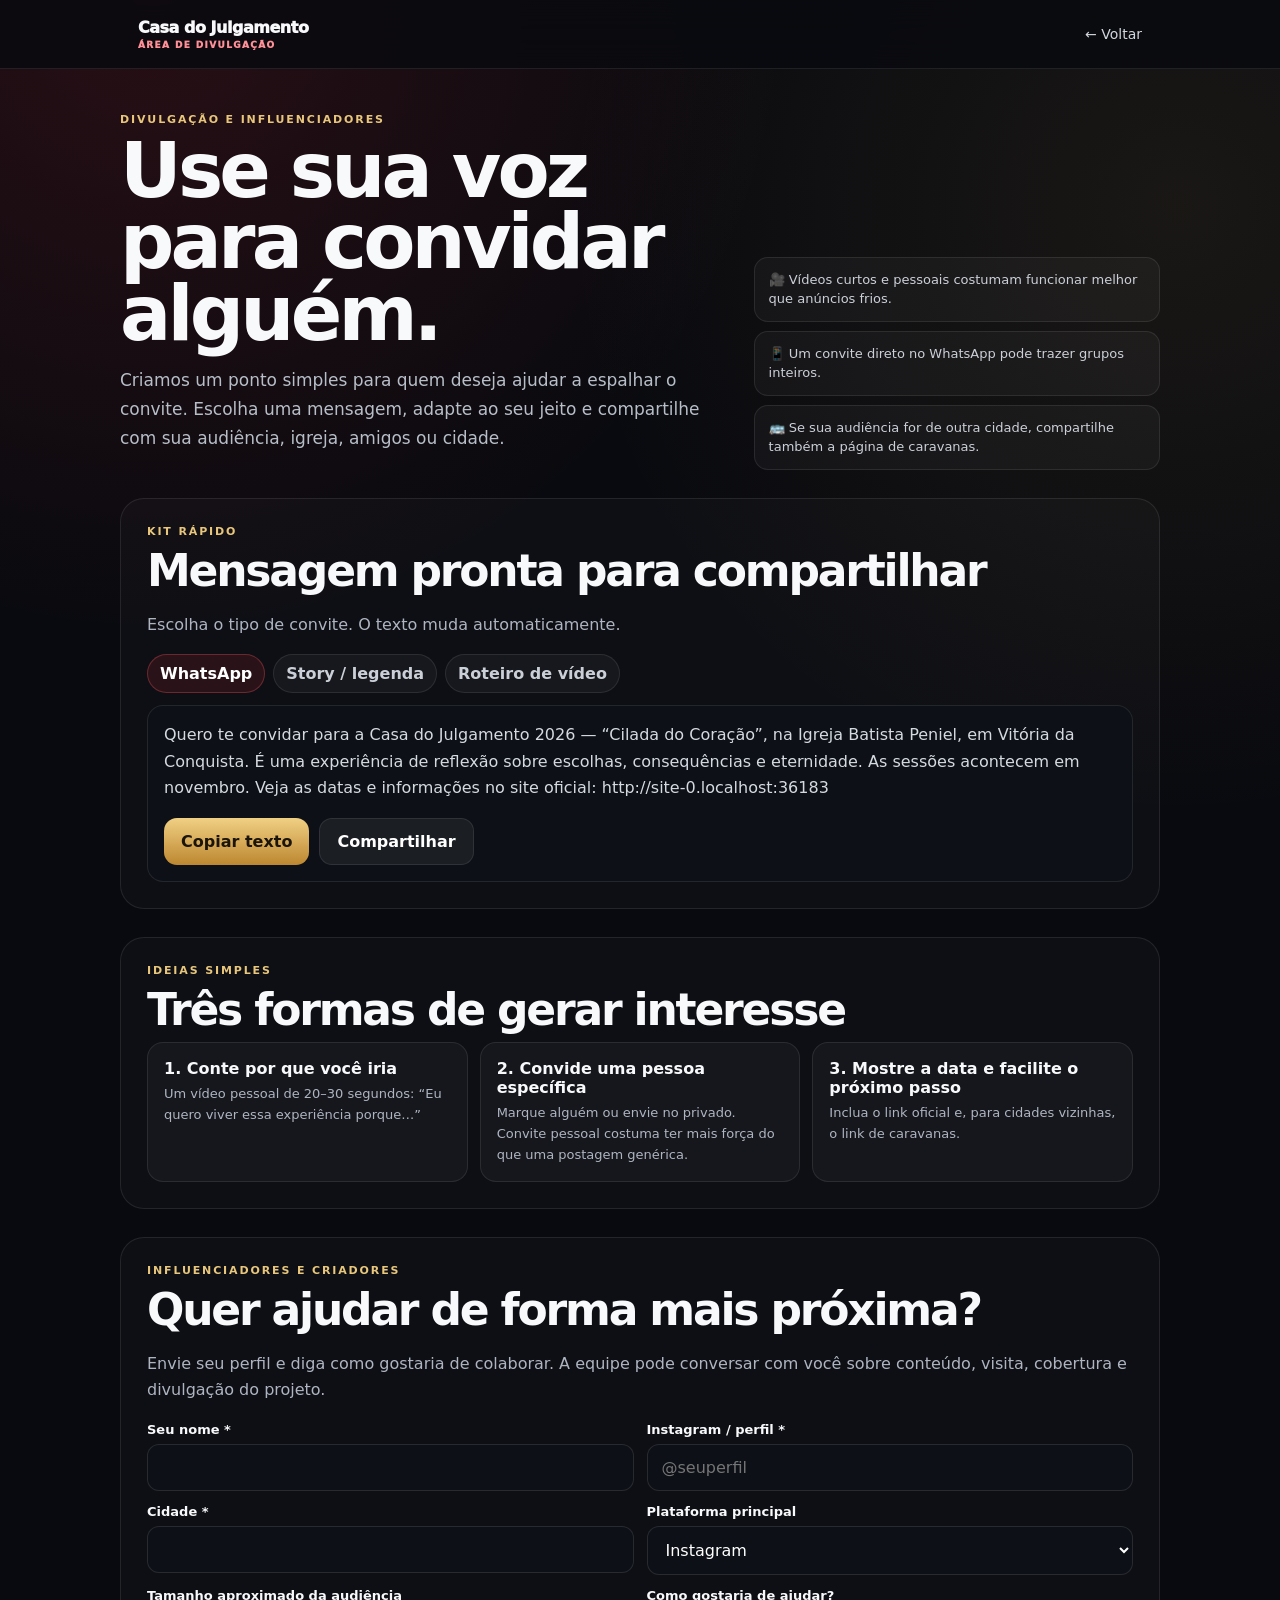
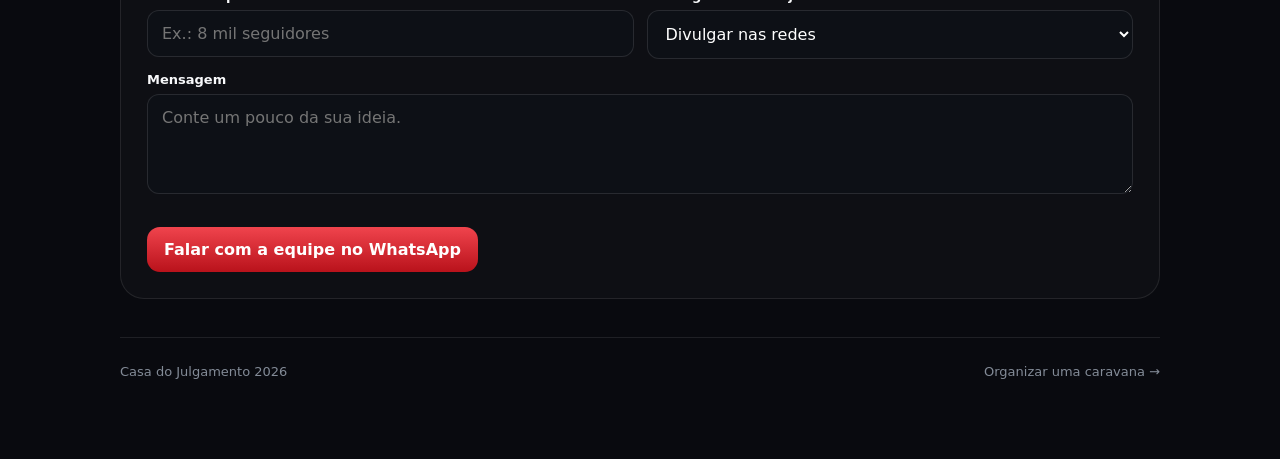
<file: divulgacao.html>
<!doctype html><html lang="pt-BR"><head><meta charset="utf-8"><meta name="viewport" content="width=device-width,initial-scale=1"><meta name="theme-color" content="#090a0f"><title>Divulgação — Casa do Julgamento 2026</title><link rel="stylesheet" href="/support.css"></head><body>
<header class="top"><div class="shell nav"><div class="brand">Casa do Julgamento<small>Área de divulgação</small></div><div class="spacer"></div><a class="back" href="/participar">← Voltar</a></div></header>
<main class="shell main">
<section class="hero"><div><div class="eyebrow">DIVULGAÇÃO E INFLUENCIADORES</div><h1>Use sua voz para convidar alguém.</h1><p class="lead">Criamos um ponto simples para quem deseja ajudar a espalhar o convite. Escolha uma mensagem, adapte ao seu jeito e compartilhe com sua audiência, igreja, amigos ou cidade.</p></div><div class="side-note"><div class="note">🎥 Vídeos curtos e pessoais costumam funcionar melhor que anúncios frios.</div><div class="note">📱 Um convite direto no WhatsApp pode trazer grupos inteiros.</div><div class="note">🚌 Se sua audiência for de outra cidade, compartilhe também a página de caravanas.</div></div></section>

<section class="section"><div class="eyebrow">KIT RÁPIDO</div><h2>Mensagem pronta para compartilhar</h2><p>Escolha o tipo de convite. O texto muda automaticamente.</p>
<div class="tabs"><button class="tab active" data-type="whatsapp">WhatsApp</button><button class="tab" data-type="story">Story / legenda</button><button class="tab" data-type="video">Roteiro de vídeo</button></div>
<div class="copybox"><p id="copyText"></p><div class="actions"><button class="btn gold" id="copyBtn">Copiar texto</button><button class="btn ghost" id="shareBtn">Compartilhar</button></div></div>
</section>

<section class="section"><div class="eyebrow">IDEIAS SIMPLES</div><h2>Três formas de gerar interesse</h2><div class="grid3">
<div class="item"><b>1. Conte por que você iria</b><span>Um vídeo pessoal de 20–30 segundos: “Eu quero viver essa experiência porque…”</span></div>
<div class="item"><b>2. Convide uma pessoa específica</b><span>Marque alguém ou envie no privado. Convite pessoal costuma ter mais força do que uma postagem genérica.</span></div>
<div class="item"><b>3. Mostre a data e facilite o próximo passo</b><span>Inclua o link oficial e, para cidades vizinhas, o link de caravanas.</span></div>
</div></section>

<section class="section"><div class="eyebrow">INFLUENCIADORES E CRIADORES</div><h2>Quer ajudar de forma mais próxima?</h2><p>Envie seu perfil e diga como gostaria de colaborar. A equipe pode conversar com você sobre conteúdo, visita, cobertura e divulgação do projeto.</p>
<form class="form" id="creatorForm">
<div class="field"><label>Seu nome *</label><input id="name" required></div><div class="field"><label>Instagram / perfil *</label><input id="profile" required placeholder="@seuperfil"></div>
<div class="field"><label>Cidade *</label><input id="city" required></div><div class="field"><label>Plataforma principal</label><select id="platform"><option>Instagram</option><option>TikTok</option><option>YouTube</option><option>Facebook</option><option>Outra</option></select></div>
<div class="field"><label>Tamanho aproximado da audiência</label><input id="audience" placeholder="Ex.: 8 mil seguidores"></div><div class="field"><label>Como gostaria de ajudar?</label><select id="help"><option>Divulgar nas redes</option><option>Produzir vídeos</option><option>Cobrir o evento</option><option>Mobilizar minha igreja/cidade</option><option>Outra forma</option></select></div>
<div class="field full"><label>Mensagem</label><textarea id="message" placeholder="Conte um pouco da sua ideia."></textarea></div>
<div class="full actions"><button class="btn red" type="submit">Falar com a equipe no WhatsApp</button></div>
</form></section>
<div class="footer"><span>Casa do Julgamento 2026</span><a href="/caravana">Organizar uma caravana →</a></div></main>
<script>
const texts={
whatsapp:'Quero te convidar para a Casa do Julgamento 2026 — “Cilada do Coração”, na Igreja Batista Peniel, em Vitória da Conquista. É uma experiência de reflexão sobre escolhas, consequências e eternidade. As sessões acontecem em novembro. Veja as datas e informações no site oficial: '+location.origin,
story:'CASA DO JULGAMENTO 2026 • CILADA DO CORAÇÃO\nUma experiência que confronta escolhas, consequências e eternidade.\nNovembro • Igreja Batista Peniel • Vitória da Conquista\nDatas e informações: '+location.origin,
video:'“Oi, pessoal! Quero fazer um convite diferente. Em novembro acontece a Casa do Julgamento 2026, com o tema Cilada do Coração, na Igreja Batista Peniel em Vitória da Conquista. É uma experiência pensada para provocar reflexão sobre escolhas, consequências e eternidade. Se você é daqui ou de uma cidade próxima, entra no link para ver as datas — e também dá para organizar caravana com sua igreja.”'
};
let type='whatsapp';const out=document.getElementById('copyText');function render(){out.textContent=texts[type]}render();
document.querySelectorAll('.tab').forEach(b=>b.onclick=()=>{document.querySelectorAll('.tab').forEach(x=>x.classList.remove('active'));b.classList.add('active');type=b.dataset.type;render()});
document.getElementById('copyBtn').onclick=async()=>{await navigator.clipboard.writeText(texts[type]);document.getElementById('copyBtn').textContent='Copiado ✓';setTimeout(()=>document.getElementById('copyBtn').textContent='Copiar texto',1400)};
document.getElementById('shareBtn').onclick=async()=>{if(navigator.share)await navigator.share({title:'Casa do Julgamento 2026',text:texts[type],url:location.origin});else{await navigator.clipboard.writeText(texts[type]);alert('Texto copiado para compartilhar.')}};
const v=id=>(document.getElementById(id).value||'').trim();
document.getElementById('creatorForm').onsubmit=e=>{e.preventDefault();const m=['Olá! Quero ajudar na divulgação da Casa do Julgamento 2026.','','Nome: '+v('name'),'Perfil: '+v('profile'),'Cidade: '+v('city'),'Plataforma: '+v('platform'),'Audiência: '+(v('audience')||'Não informada'),'Como quero ajudar: '+v('help'),'Mensagem: '+(v('message')||'Sem observações')].join('\n');window.open('https://wa.me/5577988351204?text='+encodeURIComponent(m),'_blank','noopener')};
</script></body></html>
</file>
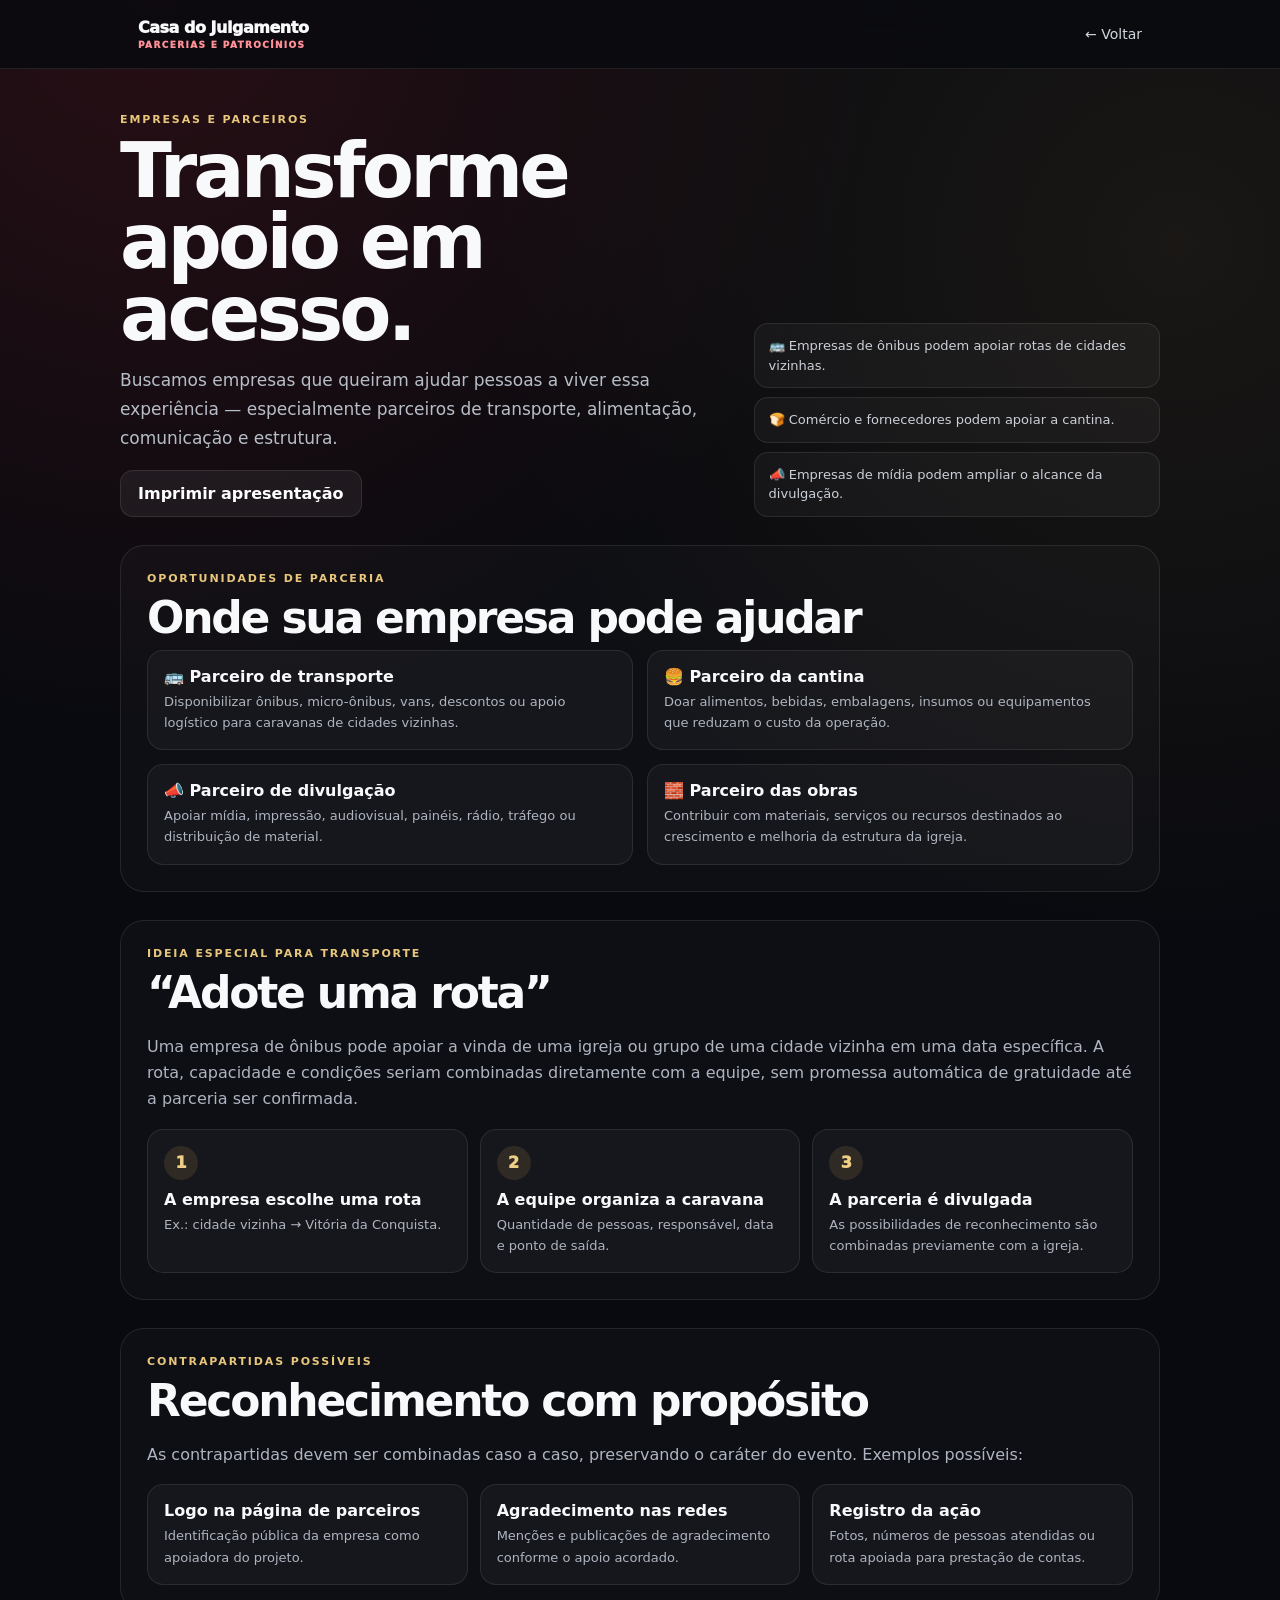
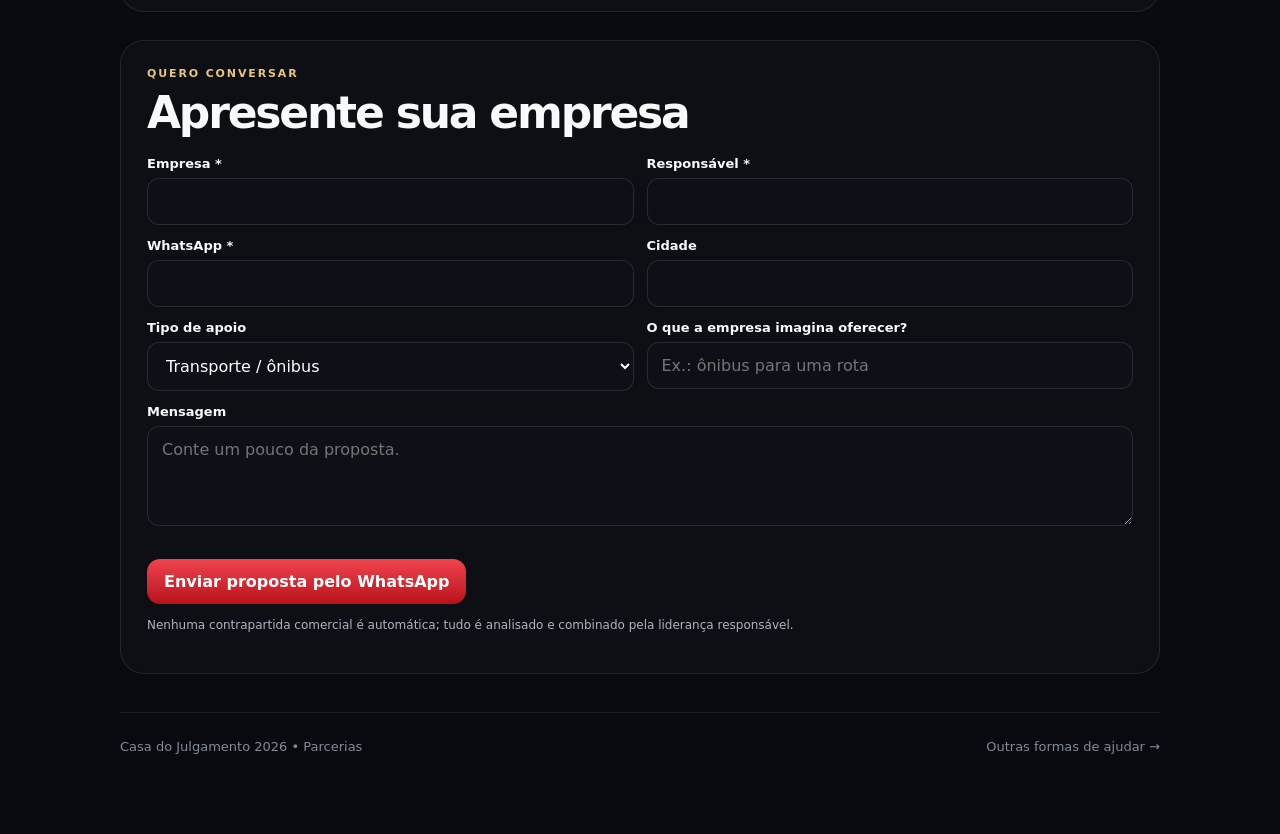
<file: parcerias.html>
<!doctype html><html lang="pt-BR"><head><meta charset="utf-8"><meta name="viewport" content="width=device-width,initial-scale=1"><meta name="theme-color" content="#090a0f"><title>Parcerias — Casa do Julgamento 2026</title><link rel="stylesheet" href="/support.css"></head><body>
<header class="top"><div class="shell nav"><div class="brand">Casa do Julgamento<small>Parcerias e patrocínios</small></div><div class="spacer"></div><a class="back" href="/participar">← Voltar</a></div></header>
<main class="shell main">
<section class="hero"><div><div class="eyebrow">EMPRESAS E PARCEIROS</div><h1>Transforme apoio em acesso.</h1><p class="lead">Buscamos empresas que queiram ajudar pessoas a viver essa experiência — especialmente parceiros de transporte, alimentação, comunicação e estrutura.</p><div class="actions"><button class="btn ghost" onclick="window.print()">Imprimir apresentação</button></div></div><div class="side-note"><div class="note">🚌 Empresas de ônibus podem apoiar rotas de cidades vizinhas.</div><div class="note">🍞 Comércio e fornecedores podem apoiar a cantina.</div><div class="note">📣 Empresas de mídia podem ampliar o alcance da divulgação.</div></div></section>

<section class="section"><div class="eyebrow">OPORTUNIDADES DE PARCERIA</div><h2>Onde sua empresa pode ajudar</h2><div class="grid2">
<div class="item"><b>🚌 Parceiro de transporte</b><span>Disponibilizar ônibus, micro-ônibus, vans, descontos ou apoio logístico para caravanas de cidades vizinhas.</span></div>
<div class="item"><b>🍔 Parceiro da cantina</b><span>Doar alimentos, bebidas, embalagens, insumos ou equipamentos que reduzam o custo da operação.</span></div>
<div class="item"><b>📣 Parceiro de divulgação</b><span>Apoiar mídia, impressão, audiovisual, painéis, rádio, tráfego ou distribuição de material.</span></div>
<div class="item"><b>🧱 Parceiro das obras</b><span>Contribuir com materiais, serviços ou recursos destinados ao crescimento e melhoria da estrutura da igreja.</span></div>
</div></section>

<section class="section"><div class="eyebrow">IDEIA ESPECIAL PARA TRANSPORTE</div><h2>“Adote uma rota”</h2><p>Uma empresa de ônibus pode apoiar a vinda de uma igreja ou grupo de uma cidade vizinha em uma data específica. A rota, capacidade e condições seriam combinadas diretamente com a equipe, sem promessa automática de gratuidade até a parceria ser confirmada.</p>
<div class="flow"><div class="item"><em>1</em><b>A empresa escolhe uma rota</b><span>Ex.: cidade vizinha → Vitória da Conquista.</span></div><div class="item"><em>2</em><b>A equipe organiza a caravana</b><span>Quantidade de pessoas, responsável, data e ponto de saída.</span></div><div class="item"><em>3</em><b>A parceria é divulgada</b><span>As possibilidades de reconhecimento são combinadas previamente com a igreja.</span></div></div>
</section>

<section class="section"><div class="eyebrow">CONTRAPARTIDAS POSSÍVEIS</div><h2>Reconhecimento com propósito</h2><p>As contrapartidas devem ser combinadas caso a caso, preservando o caráter do evento. Exemplos possíveis:</p><div class="grid3">
<div class="item"><b>Logo na página de parceiros</b><span>Identificação pública da empresa como apoiadora do projeto.</span></div>
<div class="item"><b>Agradecimento nas redes</b><span>Menções e publicações de agradecimento conforme o apoio acordado.</span></div>
<div class="item"><b>Registro da ação</b><span>Fotos, números de pessoas atendidas ou rota apoiada para prestação de contas.</span></div>
</div></section>

<section class="section"><div class="eyebrow">QUERO CONVERSAR</div><h2>Apresente sua empresa</h2><form class="form" id="partnerForm">
<div class="field"><label>Empresa *</label><input id="company" required></div><div class="field"><label>Responsável *</label><input id="contact" required></div>
<div class="field"><label>WhatsApp *</label><input id="phone" required></div><div class="field"><label>Cidade</label><input id="city"></div>
<div class="field"><label>Tipo de apoio</label><select id="type"><option>Transporte / ônibus</option><option>Alimentação / cantina</option><option>Divulgação / mídia</option><option>Materiais / obras</option><option>Apoio financeiro</option><option>Outro</option></select></div>
<div class="field"><label>O que a empresa imagina oferecer?</label><input id="offer" placeholder="Ex.: ônibus para uma rota"></div>
<div class="field full"><label>Mensagem</label><textarea id="notes" placeholder="Conte um pouco da proposta."></textarea></div>
<div class="full actions"><button class="btn red" type="submit">Enviar proposta pelo WhatsApp</button></div>
</form><p class="small">Nenhuma contrapartida comercial é automática; tudo é analisado e combinado pela liderança responsável.</p></section>
<div class="footer"><span>Casa do Julgamento 2026 • Parcerias</span><a href="/participar">Outras formas de ajudar →</a></div></main>
<script>const v=id=>(document.getElementById(id).value||'').trim();document.getElementById('partnerForm').onsubmit=e=>{e.preventDefault();const m=['Olá! Quero conversar sobre uma PARCERIA com a Casa do Julgamento 2026.','','Empresa: '+v('company'),'Responsável: '+v('contact'),'WhatsApp: '+v('phone'),'Cidade: '+(v('city')||'Não informada'),'Tipo de apoio: '+v('type'),'Possível oferta: '+(v('offer')||'A definir'),'Mensagem: '+(v('notes')||'Sem observações')].join('\n');window.open('https://wa.me/5577988351204?text='+encodeURIComponent(m),'_blank','noopener')};</script></body></html>
</file>
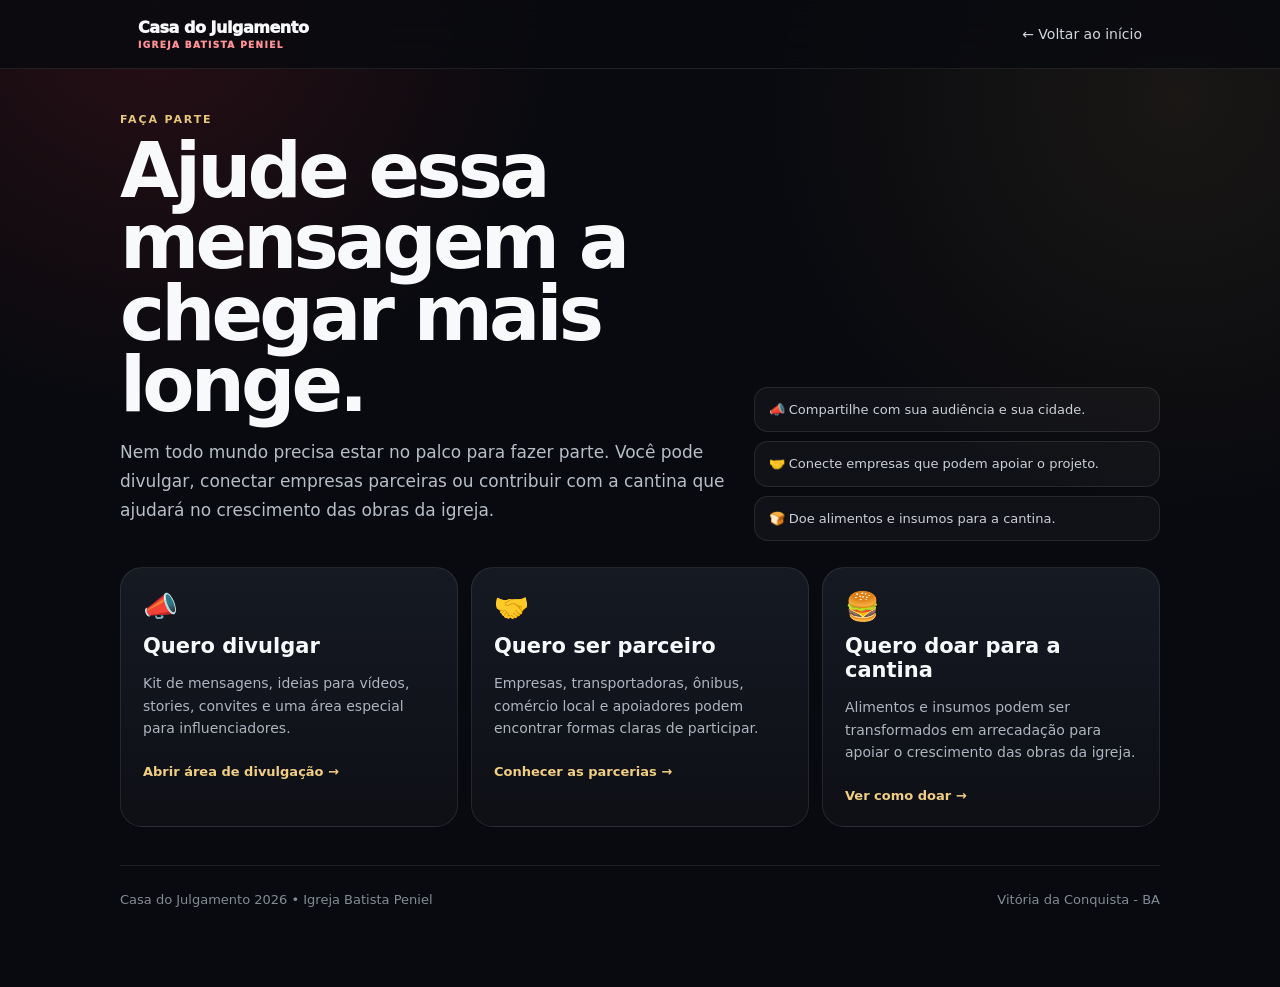
<file: participar.html>
<!doctype html><html lang="pt-BR"><head><meta charset="utf-8"><meta name="viewport" content="width=device-width,initial-scale=1"><meta name="theme-color" content="#090a0f"><title>Participe — Casa do Julgamento 2026</title><link rel="stylesheet" href="/support.css"></head><body>
<header class="top"><div class="shell nav"><div class="brand">Casa do Julgamento<small>Igreja Batista Peniel</small></div><div class="spacer"></div><a class="back" href="/">← Voltar ao início</a></div></header>
<main class="shell main">
<section class="hero"><div><div class="eyebrow">FAÇA PARTE</div><h1>Ajude essa mensagem a chegar mais longe.</h1><p class="lead">Nem todo mundo precisa estar no palco para fazer parte. Você pode divulgar, conectar empresas parceiras ou contribuir com a cantina que ajudará no crescimento das obras da igreja.</p></div><div class="side-note"><div class="note">📣 Compartilhe com sua audiência e sua cidade.</div><div class="note">🤝 Conecte empresas que podem apoiar o projeto.</div><div class="note">🍞 Doe alimentos e insumos para a cantina.</div></div></section>
<section class="cards">
<a class="card" href="/divulgacao"><div class="icon">📣</div><h3>Quero divulgar</h3><p>Kit de mensagens, ideias para vídeos, stories, convites e uma área especial para influenciadores.</p><span class="go">Abrir área de divulgação →</span></a>
<a class="card" href="/parcerias"><div class="icon">🤝</div><h3>Quero ser parceiro</h3><p>Empresas, transportadoras, ônibus, comércio local e apoiadores podem encontrar formas claras de participar.</p><span class="go">Conhecer as parcerias →</span></a>
<a class="card" href="/cantina"><div class="icon">🍔</div><h3>Quero doar para a cantina</h3><p>Alimentos e insumos podem ser transformados em arrecadação para apoiar o crescimento das obras da igreja.</p><span class="go">Ver como doar →</span></a>
</section>
<div class="footer"><span>Casa do Julgamento 2026 • Igreja Batista Peniel</span><span>Vitória da Conquista - BA</span></div>
</main></body></html>
</file>
<file: support.css>
:root{--bg:#090a0f;--panel:#12151d;--panel2:#181c25;--text:#f8f9fb;--muted:#aeb5c1;--red:#e22e39;--red2:#ff5963;--gold:#e0b45e;--green:#57b36a;--line:rgba(255,255,255,.09)}
*{box-sizing:border-box}html{scroll-behavior:smooth}body{margin:0;font-family:Inter,system-ui,-apple-system,Segoe UI,sans-serif;background:radial-gradient(circle at 12% 0%,rgba(226,46,57,.14),transparent 27%),radial-gradient(circle at 92% 10%,rgba(224,180,94,.08),transparent 28%),var(--bg);color:var(--text);min-height:100vh}a{color:inherit;text-decoration:none}button,input,select,textarea{font:inherit}.shell{max-width:1040px;margin:auto;padding:0 18px}.top{position:sticky;top:0;z-index:30;background:rgba(9,10,15,.82);backdrop-filter:blur(16px);border-bottom:1px solid var(--line)}.nav{height:68px;display:flex;align-items:center;gap:16px}.brand{font-weight:950;letter-spacing:-.03em}.brand small{display:block;font-size:9px;color:#ff9097;letter-spacing:.15em;text-transform:uppercase;margin-top:3px}.spacer{flex:1}.back{font-size:14px;color:#d2d7df}.main{padding:44px 0 70px}.hero{display:grid;grid-template-columns:1.2fr .8fr;gap:24px;align-items:end;margin-bottom:26px}.eyebrow{font-size:11px;letter-spacing:.17em;color:#e8c77c;font-weight:900;text-transform:uppercase}.hero h1,.section h2{letter-spacing:-.05em}.hero h1{font-size:clamp(43px,7vw,76px);line-height:.94;margin:9px 0 13px}.lead{color:#b7bec8;font-size:17px;line-height:1.7;max-width:700px}.side-note{display:grid;gap:9px}.note{padding:12px 14px;border:1px solid var(--line);border-radius:14px;background:rgba(255,255,255,.035);font-size:13px;color:#cbd0d8;line-height:1.5}.cards{display:grid;grid-template-columns:repeat(3,1fr);gap:13px}.card{padding:22px;border:1px solid var(--line);border-radius:22px;background:linear-gradient(180deg,rgba(24,28,37,.9),rgba(14,16,22,.96));transition:.2s transform,.2s border}.card:hover{transform:translateY(-3px);border-color:rgba(224,180,94,.3)}.card .icon{font-size:28px}.card h3{font-size:21px;margin:11px 0 7px}.card p{color:var(--muted);line-height:1.6;font-size:14px}.card .go{display:inline-block;margin-top:10px;color:#f0ce82;font-weight:900;font-size:13px}.section{margin-top:28px;padding:26px;border:1px solid var(--line);border-radius:24px;background:rgba(255,255,255,.025)}.section h2{font-size:clamp(29px,4vw,44px);margin:7px 0}.section p{color:var(--muted);line-height:1.65}.grid2{display:grid;grid-template-columns:1fr 1fr;gap:14px}.grid3{display:grid;grid-template-columns:repeat(3,1fr);gap:12px}.item{padding:16px;border-radius:16px;border:1px solid var(--line);background:rgba(255,255,255,.035)}.item b{display:block;margin-bottom:5px}.item span{color:var(--muted);font-size:13px;line-height:1.55}.form{display:grid;grid-template-columns:1fr 1fr;gap:13px;margin-top:18px}.field label{display:block;font-size:13px;font-weight:850;margin-bottom:7px}.field input,.field select,.field textarea{width:100%;padding:13px 14px;border:1px solid rgba(255,255,255,.11);border-radius:12px;background:#0d1016;color:#fff;outline:none}.field input:focus,.field select:focus,.field textarea:focus{border-color:rgba(224,180,94,.55);box-shadow:0 0 0 3px rgba(224,180,94,.08)}.field textarea{resize:vertical;min-height:100px}.full{grid-column:1/-1}.actions{display:flex;gap:10px;flex-wrap:wrap;margin-top:16px}.btn{display:inline-flex;align-items:center;justify-content:center;gap:8px;border:0;border-radius:13px;padding:13px 17px;font-weight:900;cursor:pointer}.gold{background:linear-gradient(180deg,#f0d084,#bd8730);color:#1b1409}.red{background:linear-gradient(180deg,#f0444d,#b9121b);color:#fff}.ghost{background:rgba(255,255,255,.06);border:1px solid var(--line);color:#fff}.copybox{border:1px solid var(--line);background:#0d1016;border-radius:16px;padding:16px;margin-top:12px}.copybox p{margin:0 0 12px;color:#d5dae1;white-space:pre-wrap}.small{font-size:12px;color:#818a97;line-height:1.5}.tabs{display:flex;gap:8px;flex-wrap:wrap;margin-top:15px}.tab{padding:9px 12px;border-radius:999px;background:rgba(255,255,255,.04);border:1px solid var(--line);color:#cbd0d8;cursor:pointer;font-weight:800}.tab.active{background:rgba(226,46,57,.13);border-color:rgba(255,89,99,.3);color:#fff}.flow{display:grid;grid-template-columns:repeat(3,1fr);gap:12px}.flow .item{position:relative}.flow em{display:grid;place-items:center;width:34px;height:34px;border-radius:50%;background:rgba(224,180,94,.12);color:#efcf86;font-style:normal;font-weight:950;margin-bottom:10px}.footer{margin-top:38px;border-top:1px solid var(--line);padding:26px 0 10px;color:#838b97;font-size:13px;display:flex;justify-content:space-between;gap:12px;flex-wrap:wrap}@media(max-width:780px){.hero{grid-template-columns:1fr}.cards,.grid3,.flow{grid-template-columns:1fr}.grid2,.form{grid-template-columns:1fr}.full{grid-column:auto}.main{padding-top:30px}.section{padding:20px}}
</file>
